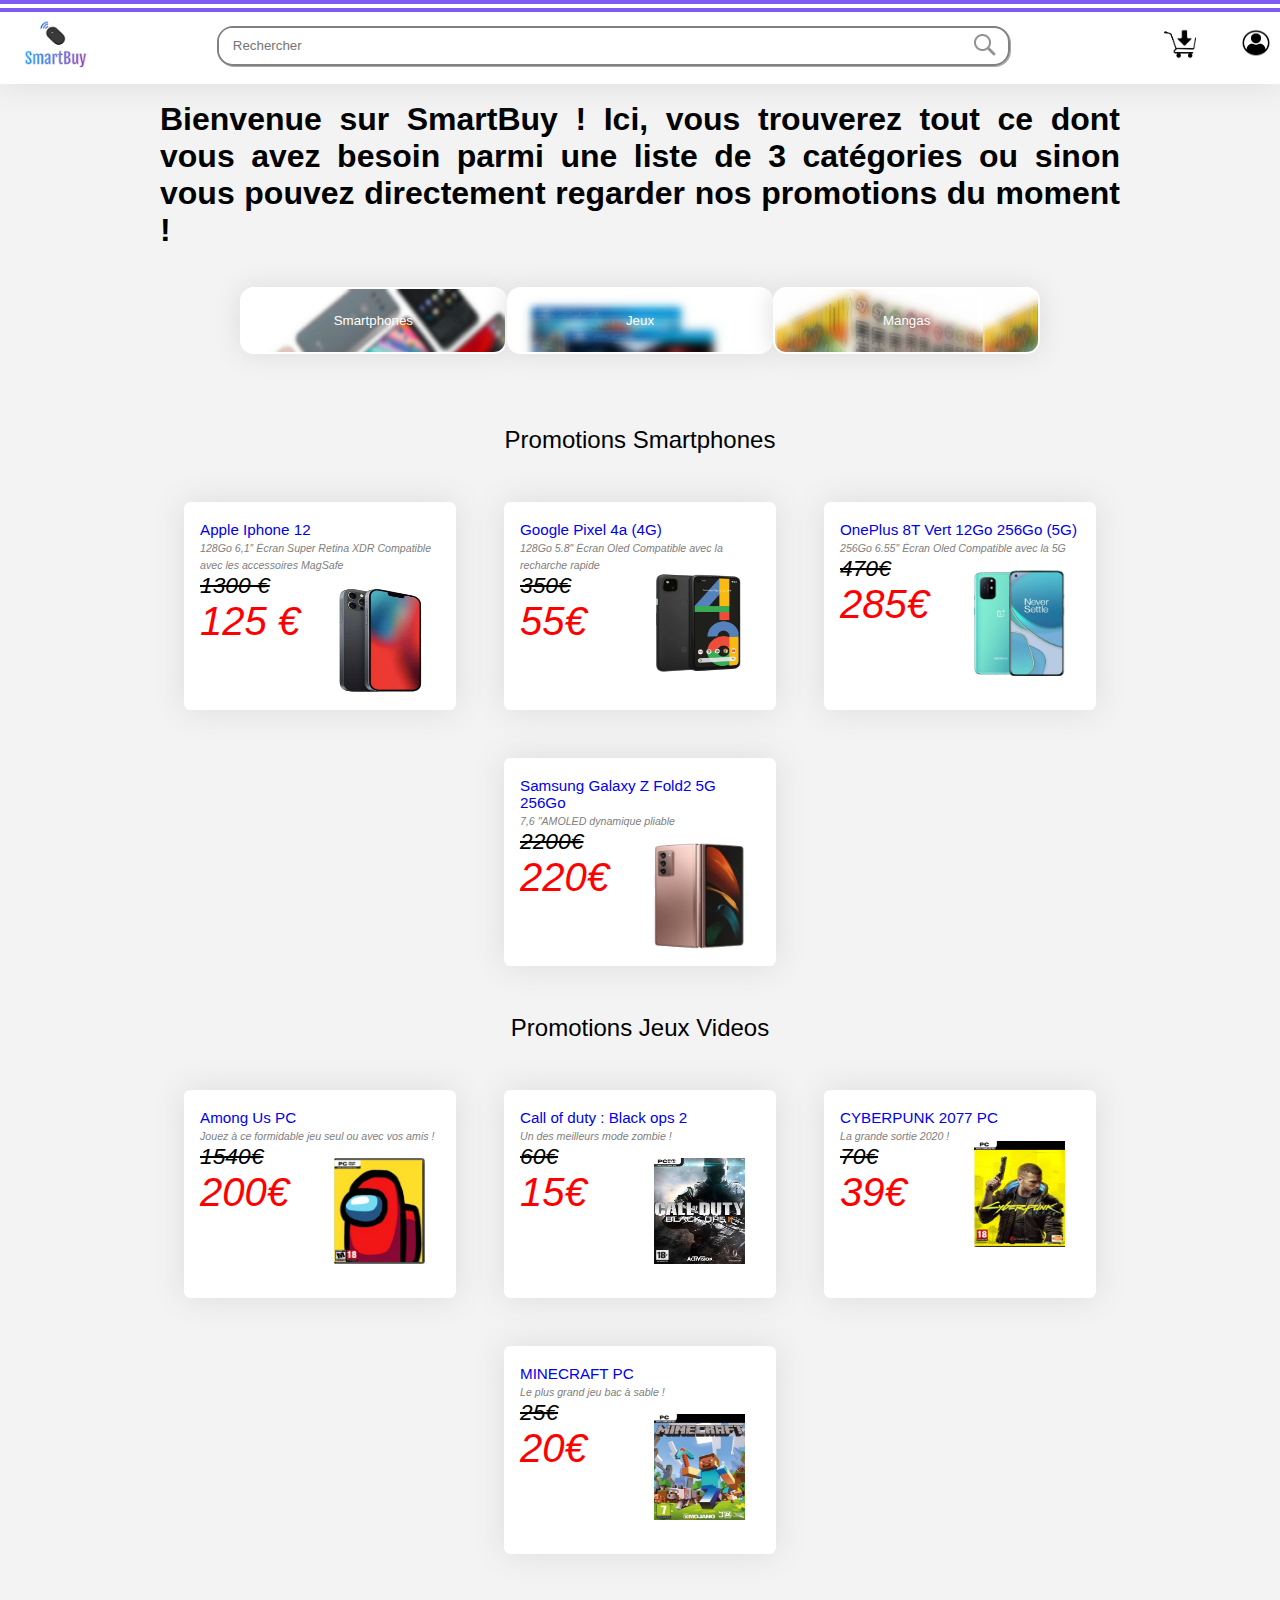
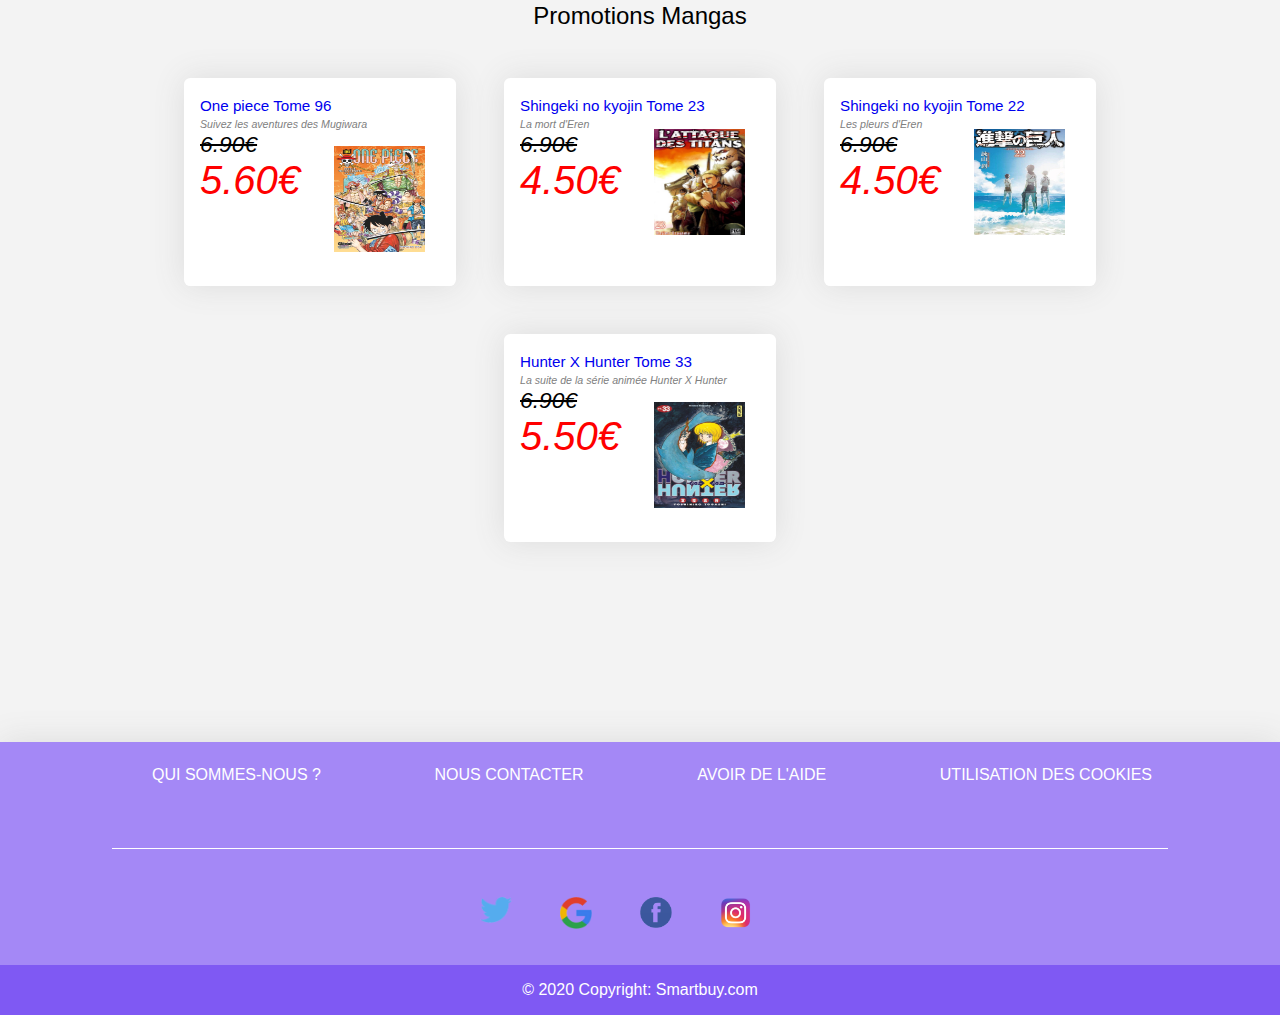
<file: index.html>
<!DOCTYPE html>
<html lang="fr">
  <head>
    	<meta charset="utf-8">
    	<meta name="generator" content="GitLab Pages">
    	<title>SmartBuy</title>
    	<link rel="stylesheet" href="assets/style.css">
      <link rel="icon" type="image/png" href="assets/images/logo1.png" />
    	<!-- Font google trouvée sur internet -->
		<link href="https://fonts.googleapis.com/css2?family=Montserrat:wght@100&display=swap" rel="stylesheet">
  </head>
  <body>
  	<header>
      <ul>
            <li><a href="index.html"><img class="logo" src="assets/images/logo.png" alt="logo style Youtube"/></a></li>
            <li class="barre">
              <form action="page_recherche.html">
                <input type="text" class="brecherche" placeholder="Rechercher"/>
              </form>
              <a href="page_recherche.html"><img  src="assets/images/loupe.png" alt="loup"/></a>

            </li>
            <li><a href="panier.html"><img src="assets/images/panier.png" alt="logo panier" title="Accéder au panier"/></a>
                <a href="connex.html"><img src="assets/images/profil.png" alt="logo profil" title="Se connecter"/></a>
            </li>
        </ul>
  	</header>
	<section class="intro">
 		<h1> Bienvenue sur SmartBuy ! Ici, vous trouverez tout ce dont vous avez besoin parmi une liste de 3 catégories ou sinon vous pouvez directement regarder nos promotions du moment !
 		</h1>
  	</section>
  	<nav class="navp1">
  		<ul>
  			<li>
  				<form action="page_recherche.html">
  				<input type="submit" value="Smartphones" />
  				</form>
  			</li>
  			<li>
  				<form action="index.html">
  				<input type="submit" value="Jeux" />
  				</form>
  			</li>
  			<li>
  				<form action="index.html">
  				<input type="submit" value="Mangas" />
  				</form>
  			</li>
  		</ul>
  	</nav>
	<section class="promo">
		<h3> Promotions Smartphones</h3>
  		<ul>
  			<li>
  				<a href="article_iphone.html">
  					<p>
  						Apple Iphone 12
  						<br><i>128Go 6,1″  Écran Super Retina XDR
						  Compatible avec les accessoires MagSafe</i>
 						  <img src="assets/images/telephones/iphone_12.png" alt="Image Iphone 12"/>
 						  <br><em class="ancienp">1300 €</em>
 						  <br><em class="nouvp">125 €</em>
 					  </p>
 				  </a>
 			  </li>
  			<li>
  				<a href="article_pixel.html">
  				  <p>
  					  Google Pixel 4a (4G)
  					  <br><i>128Go 5.8″ Écran Oled
  					  Compatible avec la recharche rapide</i>
  					  <img src="assets/images/telephones/pixel_4a.png" alt="Pixel 4a"/>
  					  <br><em class="ancienp">350€</em>
  					  <br><em class="nouvp">55€</em>
  				  </p>
  				</a>
  			</li>
  			<li>
  				<a href="article_iphone.html">
  				  <p>
  					  OnePlus 8T Vert 12Go 256Go (5G)
  					  <br><i>256Go 6.55″ Écran Oled
  					  Compatible avec la 5G</i>
  					  <img src="assets/images/telephones/one_plus_8t.png" alt="One plus 8t"/>
  					  <br><em class="ancienp">470€</em>
  					  <br><em class="nouvp">285€</em>
  				  </p>
  				</a>
  			</li>
  			<li>
  				<a href="article_iphone.html">
  				<p>
  					Samsung Galaxy Z Fold2 5G 256Go
  					<br><i>7,6 "AMOLED dynamique pliable</i>
  					<img src="assets/images/telephones/z_fold2.png" alt="Galaxy Z fold 2"/>
  					<br><em class="ancienp">2200€</em>
  					<br><em class="nouvp">220€</em>
  				</p>
  				</a>
  			</li>
  		</ul>
  		<h3> Promotions Jeux Videos</h3>
  		<ul>	
  			<li>
  				<a href="article_pixel.html">
  				<p>
  					Among Us PC
  					<br><i>Jouez à ce formidable jeu seul ou avec vos amis !</i>
  					<img src="assets/images/boite_among.png" alt="image du jeux among us"/>
  					<br><em class="ancienp">1540€</em>
  					<br><em class="nouvp">200€</em>
  				</p>
  				</a>
  			</li>
  			<li>
  				<a href="article_pixel.html">
  				<p>
  					Call of duty : Black ops 2
  					<br><i>Un des meilleurs mode zombie !</i>
  					<img src="assets/images/callof.jpg" alt="Call of duty bo2"/>
  					<br><em class="ancienp">60€</em>
  					<br><em class="nouvp">15€</em>
  				</p>
  				</a>
  			</li>
  			<li>
  				<a href="article_pixel.html">
  				<p>
					CYBERPUNK 2077 PC
  					<br><i>La grande sortie 2020 !</i>
  					<img src="assets/images/boite_cyber.png" alt="Boite CyberPunk 2077"/>
  					<br><em class="ancienp">70€</em>
  					<br><em class="nouvp">39€</em>
  				</p>
  			</a>
  			</li>
  			<li>
  				<a href="article_pixel.html">
  				<p>
					MINECRAFT PC
  					<br><i>Le plus grand jeu bac à sable !</i>
  					<img src="assets/images/minecraft.png" alt="Boite Minecraft"/>
  					<br><em class="ancienp">25€</em>
  					<br><em class="nouvp">20€</em>
  				</p>
  			</a>
  			</li>
  		</ul>
  		<h3> Promotions Mangas </h3>
  		<ul>
  			<li>
  				<a href="article_iphone.html">
  				<p>
  					One piece Tome 96
  					<br><i>Suivez les aventures des Mugiwara</i>
  					<img src="assets/images/onepiece.png" alt="One piece tome 6"/>
  					<br> <em class="ancienp">6.90€</em>
  					<br> <em class="nouvp">5.60€</em>
  				</p>
  				</a>
  			</li>
  			<li>
  				<a href="article_iphone.html">
  				<p>
  					Shingeki no kyojin Tome 23
  					<br><i>La mort d'Eren</i>
  					<img src="assets/images/snkt23.jpg" alt="Snk tome 23"/>
  					<br> <em class="ancienp">6.90€</em>
  					<br> <em class="nouvp">4.50€</em>
  				</p>
  				</a>
  			</li>
  			<li>
  				<a href="article_iphone.html">
  				<p> 
  					Shingeki no kyojin Tome 22
  					<br><i>Les pleurs d'Eren</i>
  					<img src="assets/images/snkt22.jpg" alt="tome 22 snk"/>
  					<br> <em class="ancienp">6.90€</em>
  					<br> <em class="nouvp">4.50€</em>
  				</p>
  				</a>
  			</li>
  			<li>
  				<a href="article_pixel.html">
  				<p> 
  					Hunter X Hunter Tome 33
  					<br><i>La suite de la série animée Hunter X Hunter</i>
  					<img src="assets/images/hxh33.png" alt="tome 33 HxH"/>
  					<br> <em class="ancienp">6.90€</em>
  					<br> <em class="nouvp">5.50€</em>
  				</p>
  				</a>
  			</li>
  		</ul>	
  	</section>

  	<footer>
  		<ul>
        <li><a href="qui.html">Qui sommes-nous ?</a></li>
  			<li><a href="mailto:smartbuy@gmail.net">Nous contacter</a></li>
        <li><a href="index.html">Avoir de l'aide</a></li>
        <li><a href="index.html">Utilisation des cookies</a></li>
  		</ul>
      <div class="footer_logo">
        <a href="index.html"><img class="fl" src="assets/images/twi_b.png" alt="logo twitter blanc"/></a>
        <a href="index.html"><img class="fl" src="assets/images/google.png" alt="logo twitter blanc"/></a>
        <a href="index.html"><img class="fl" src="assets/images/facebook.png" alt="logo twitter blanc"/></a>
        <a href="index.html"><img class="fl" src="assets/images/insta.png" alt="logo twitter blanc"/></a>
      </div>
      
      <p>© 2020 Copyright: Smartbuy.com</p>
  	</footer>

  </body>
</html>
</file>
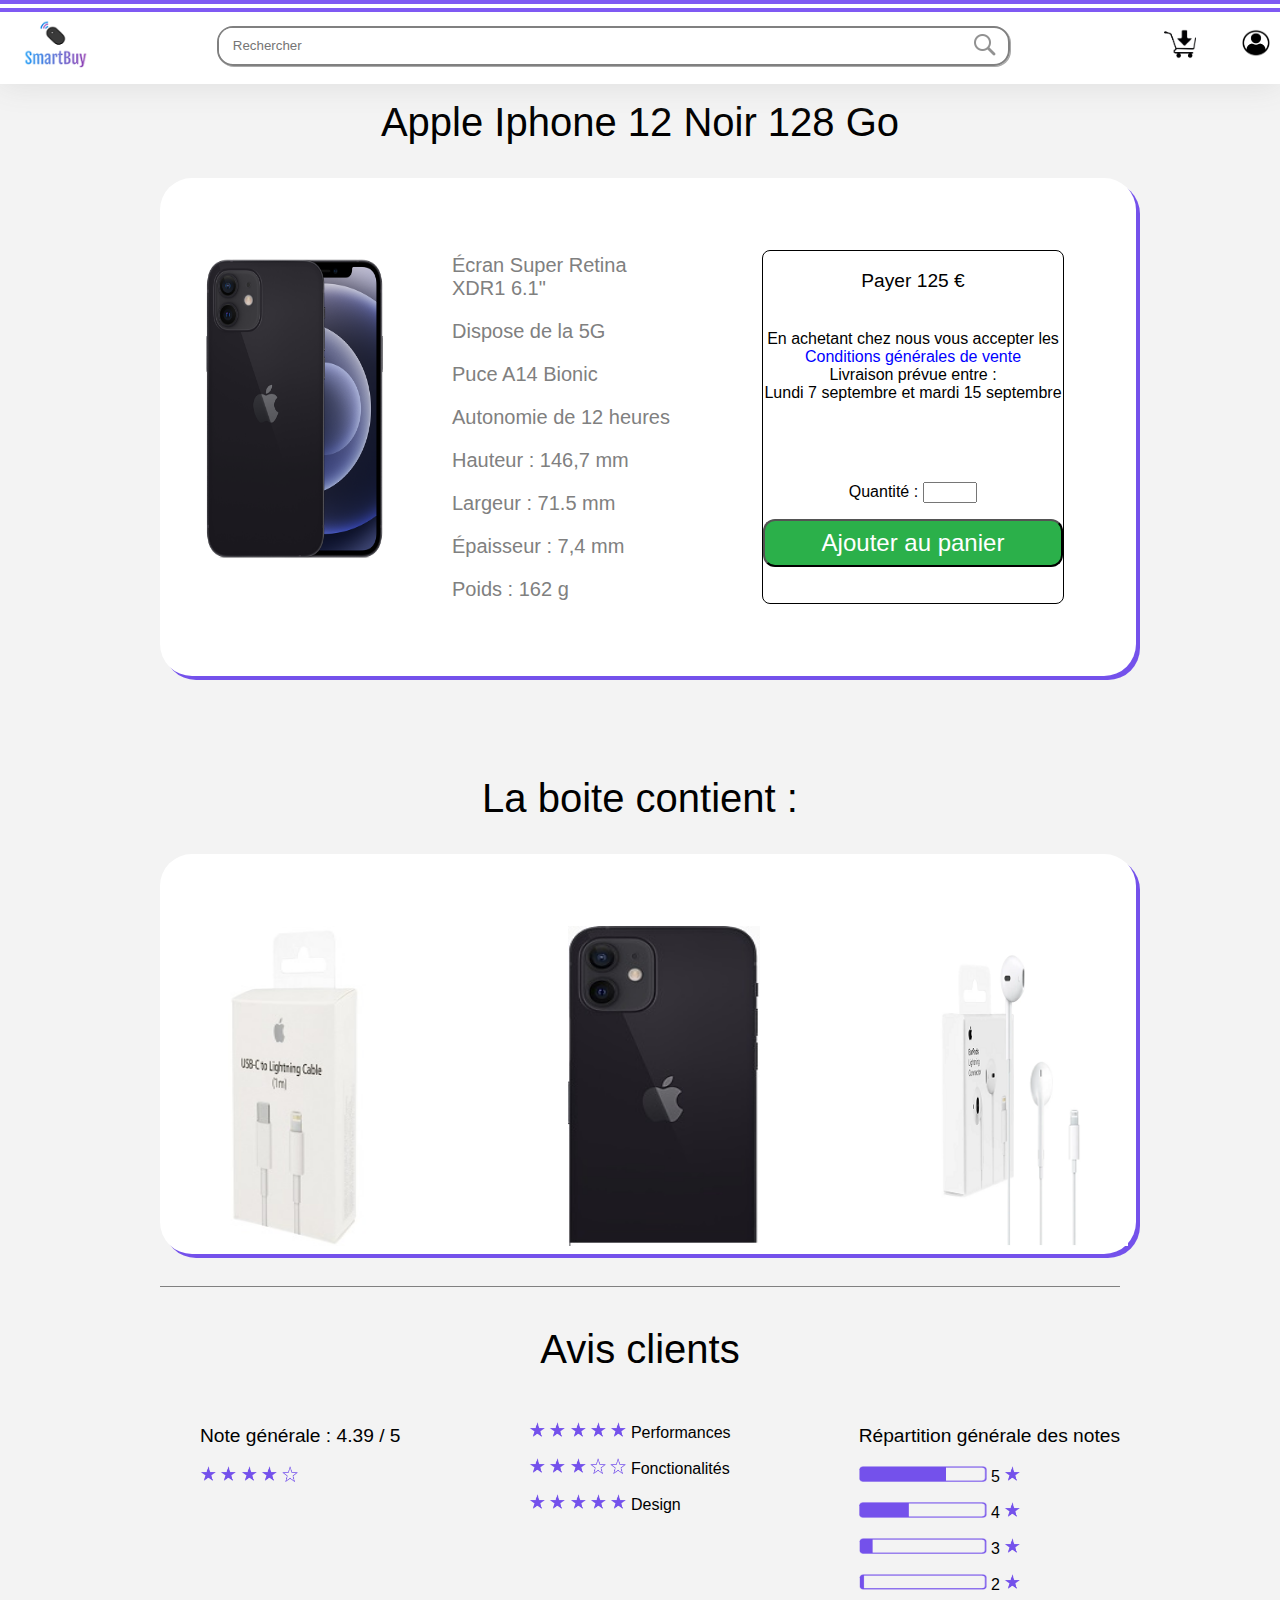
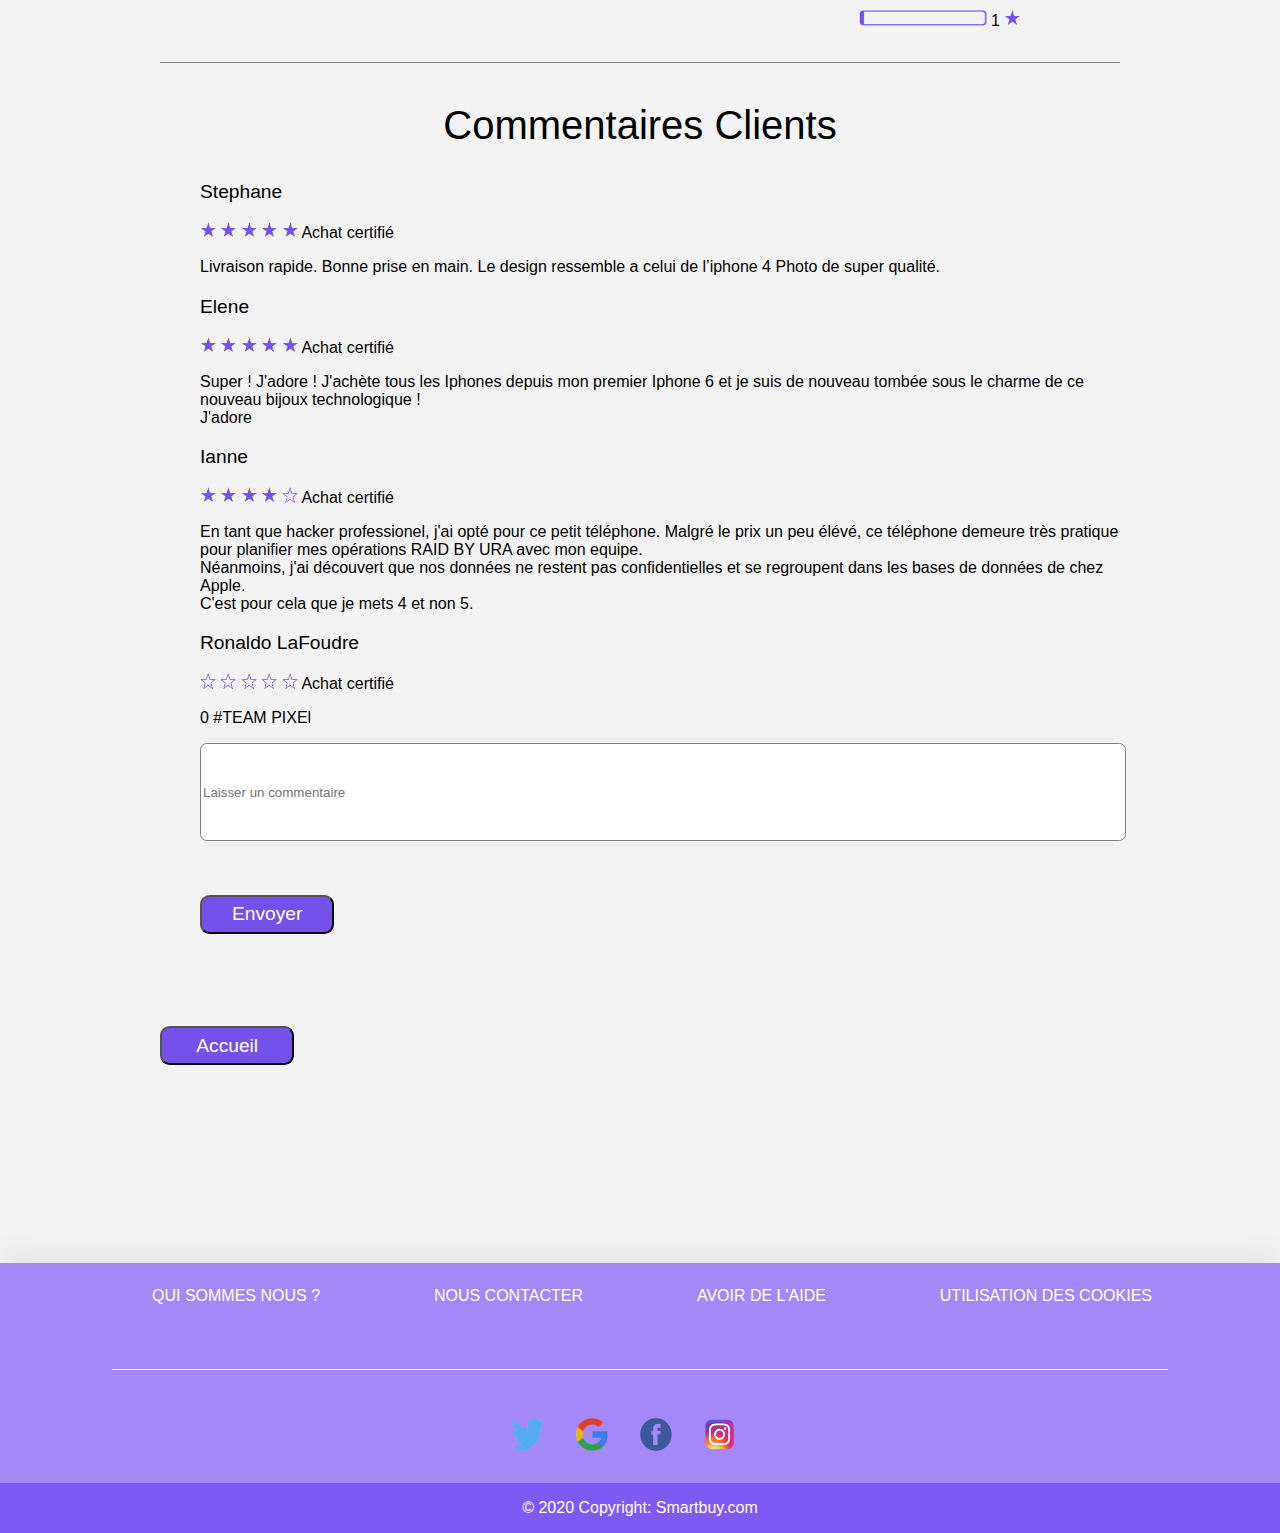
<file: article_iphone.html>
<!DOCTYPE html>
<html lang="fr">
    <head>
        <meta charset="utf-8">
        <title>SmartBuy</title>
        <link rel="stylesheet" href="assets/style.css">
        <!-- Font google trouvée sur internet -->
        <link rel="preconnect" href="https://fonts.gstatic.com">   
    </head>
    <body>
    <header>
        <ul>
            <li><a href="index.html"><img class="logo" src="assets/images/logo.png" alt="logo style Youtube"/></a></li>
            <li class="barre">
              <form action="page_recherche.html">
                <input type="text" class="brecherche" placeholder="Rechercher"/>
              </form>
              <a href="page_recherche.html"><img  src="assets/images/loupe.png" alt="loup"/></a>

            </li>
            <li><a href="panier.html"><img src="assets/images/panier.png" alt="logo panier" title="Accéder au panier"/></a>
                <a href="connex.html"><img src="assets/images/profil.png" alt="logo profil" title="Se connecter"/></a>
            </li>
        </ul>
    </header>
        <h2>Apple Iphone 12 Noir 128 Go</h2>

        <div class="Blocprin">
            <img class="zoom" src="assets/images/telephones/iphone_12_article.png" alt="Image Iphone 12"/>
            <ul class="carac">
                <li> Écran Super Retina XDR1 6.1"</li>
                <li> Dispose de la 5G </li>
                <li> Puce A14 Bionic</li>
                <li> Autonomie de 12 heures</li>
                <li> Hauteur : 146,7 mm </li>
                <li> Largeur : 71.5 mm </li>
                <li> Épaisseur : 7,4 mm </li>
                <li> Poids : 162 g </li>
            </ul>
            <section class="prix">
                <h3> Payer 125 € </h3>
                <p>
                    <br>En achetant chez nous vous accepter les <a href="condi.html">Conditions générales de vente</a>
                    <br>Livraison prévue entre :
                    <br>Lundi 7 septembre et mardi 15 septembre
                </p>
                <p>
                    Quantité : <input type="number">
                </p>
                <form action="panieri.html">
                    <input type="submit" value="Ajouter au panier"/> 
                </form>
            </section>
        </div> 
        <h2>La boite contient :</h2>
        <div class="Blocprin">
            <img  class="cont" src="assets/images/telephones/cable_iphone.jpg" alt="cable iphone"/>
            <img  class="cont" src="assets/images/telephones/iphone_footer.jpg" alt="Iphone"/>
            <img  class="cont" src="assets/images/telephones/ecouteurs_iphone.png" alt="ecouteurs iphone"/>
        </div>
        <section class="avis_client">
            <h2> Avis clients</h2>
            <ul>
                <li> 
                    <h3>Note générale : 4.39 / 5</h3>
                    <img src="assets/images/etoile_colo.png" alt="etoile colorée"/> 
                    <img src="assets/images/etoile_colo.png" alt="etoile colorée"/>
                    <img src="assets/images/etoile_colo.png" alt="etoile colorée"/> 
                    <img src="assets/images/etoile_colo.png" alt="etoile colorée"/> 
                    <img src="assets/images/etoile_vide.png" alt="etoile vide"/>
                </li>
                <li>
                    <p>
                        <img src="assets/images/etoile_colo.png" alt="etoile colorée"/> 
                        <img src="assets/images/etoile_colo.png" alt="etoile colorée"/>
                        <img src="assets/images/etoile_colo.png" alt="etoile colorée"/> 
                        <img src="assets/images/etoile_colo.png" alt="etoile colorée"/> 
                        <img src="assets/images/etoile_colo.png" alt="etoile colorée"/>
                        Performances
                    </p>
                    <p>
                        <img src="assets/images/etoile_colo.png" alt="etoile colorée"/> 
                        <img src="assets/images/etoile_colo.png" alt="etoile colorée"/>
                        <img src="assets/images/etoile_colo.png" alt="etoile colorée"/> 
                        <img src="assets/images/etoile_vide.png" alt="etoile vide"/> 
                        <img src="assets/images/etoile_vide.png" alt="etoile vide"/>
                        Fonctionalités
                    </p>
                    <p>
                        <img src="assets/images/etoile_colo.png" alt="etoile colorée"/> 
                        <img src="assets/images/etoile_colo.png" alt="etoile colorée"/>
                        <img src="assets/images/etoile_colo.png" alt="etoile colorée"/> 
                        <img src="assets/images/etoile_colo.png" alt="etoile colorée"/> 
                        <img src="assets/images/etoile_colo.png" alt="etoile colorée"/>
                        Design
                    </p>
                </li>
                <li>
                    <h3> Répartition générale des notes </h3>
                    <p>
                        <img class="notes_diag" src="assets/images/barre_5.png" alt="première barre"/> 5
                        <img src="assets/images/etoile_colo.png" alt="etoile colorée"/> 
                    </p>
                    <p>
                        <img class="notes_diag" src="assets/images/barre_4.png" alt="deuxième barre"/> 4
                        <img src="assets/images/etoile_colo.png" alt="etoile colorée"/> 
                    </p>
                    <p>
                        <img class="notes_diag" src="assets/images/barre_2.png" alt="troisième barre"/> 3
                        <img src="assets/images/etoile_colo.png" alt="etoile colorée"/> 
                    <p>
                        <img class="notes_diag" src="assets/images/barre_1.png" alt="quatrième barre"/> 2
                        <img src="assets/images/etoile_colo.png" alt="etoile colorée"/> 
                    </p>
                    <p>
                        <img class="notes_diag" src="assets/images/barre_1.png" alt="dernière barre"/> 1
                        <img src="assets/images/etoile_colo.png" alt="etoile colorée"/>
                    </p>
            </ul>
        </section>  
        <section class="commentaires">
            <h2> Commentaires Clients </h2>
            <ul>
                    <li>
                        <h3>Stephane</h3>
                        <img src="assets/images/etoile_colo.png" alt="etoile colorée"/> 
                        <img src="assets/images/etoile_colo.png" alt="etoile colorée"/>
                        <img src="assets/images/etoile_colo.png" alt="etoile colorée"/> 
                        <img src="assets/images/etoile_colo.png" alt="etoile colorée"/> 
                        <img src="assets/images/etoile_colo.png" alt="etoile colorée"/>
                        Achat certifié
                    </li>
                    <li>
                        Livraison rapide. Bonne prise en main. Le design ressemble a celui de l’iphone 4 Photo de super qualité.
                    </li>
                    <li>
                        <h3>Elene</h3>
                        <img src="assets/images/etoile_colo.png" alt="etoile colorée"/> 
                        <img src="assets/images/etoile_colo.png" alt="etoile colorée"/>
                        <img src="assets/images/etoile_colo.png" alt="etoile colorée"/> 
                        <img src="assets/images/etoile_colo.png" alt="etoile colorée"/> 
                        <img src="assets/images/etoile_colo.png" alt="etoile colorée"/>
                        Achat certifié
                    </li>
                    <li>
                        Super ! J'adore ! J'achète tous les Iphones depuis mon premier Iphone 6 et je suis de nouveau tombée sous le charme de ce nouveau bijoux technologique ! 
                        <br> J'adore
                    </li>
                    <li>
                        <h3>Ianne</h3>
                        <img src="assets/images/etoile_colo.png" alt="etoile colorée"/> 
                        <img src="assets/images/etoile_colo.png" alt="etoile colorée"/>
                        <img src="assets/images/etoile_colo.png" alt="etoile colorée"/> 
                        <img src="assets/images/etoile_colo.png" alt="etoile colorée"/> 
                        <img src="assets/images/etoile_vide.png" alt="etoile vide"/>
                        Achat certifié
                    </li>
                    <li>
                        En tant que hacker professionel, j'ai opté pour ce petit téléphone. Malgré le prix un peu élévé, ce téléphone demeure très pratique pour planifier mes opérations RAID BY URA avec mon equipe.
                        <br>Néanmoins, j'ai découvert que nos données ne restent pas confidentielles et se regroupent dans les bases de données de chez Apple.
                        <br>C'est pour cela que je mets 4 et non 5.
                        
                    </li>
                    <li>
                        <h3>Ronaldo LaFoudre</h3>
                        <img src="assets/images/etoile_vide.png" alt="etoile vide"/> 
                        <img src="assets/images/etoile_vide.png" alt="etoile vide"/>
                        <img src="assets/images/etoile_vide.png" alt="etoile vide"/> 
                        <img src="assets/images/etoile_vide.png" alt="etoile vide"/> 
                        <img src="assets/images/etoile_vide.png" alt="etoile vide"/>
                        Achat certifié
                    </li>
                    <li>
                        0 #TEAM PIXEl  
                    </li>
                    <li>
                    	<input type="text" class="comm_txt" placeholder="Laisser un commentaire"/>
      				</li>
      				<li>
      					<input class="bouton_retour" type="submit" value="Envoyer" />
      				<li>
                </ul>
        </section>

      <form action="index.html">
        <input class="bouton_retour" type="submit" value="Accueil" />
      </form>
      <footer>
      <ul>
        <li><a href="qui.html">Qui sommes nous ?</a></li>
        <li><a href="mailto:smartbuy@gmail.net">Nous contacter</a></li>
        <li><a href="index.html">Avoir de l'aide</a></li>
        <li><a href="index.html">Utilisation des cookies</a></li>
      </ul>
      <div class="footer_logo">
        <img class="fl" src="assets/images/twi_b.png" alt="logo twitter blanc"/>
        <img class="fl" src="assets/images/google.png" alt="logo twitter blanc"/>
        <img class="fl" src="assets/images/facebook.png" alt="logo twitter blanc"/>
        <img class="fl" src="assets/images/insta.png" alt="logo twitter blanc"/>
      </div>
      
      <p>© 2020 Copyright: Smartbuy.com</p>
    </footer>

  </body>
</html>
</file>
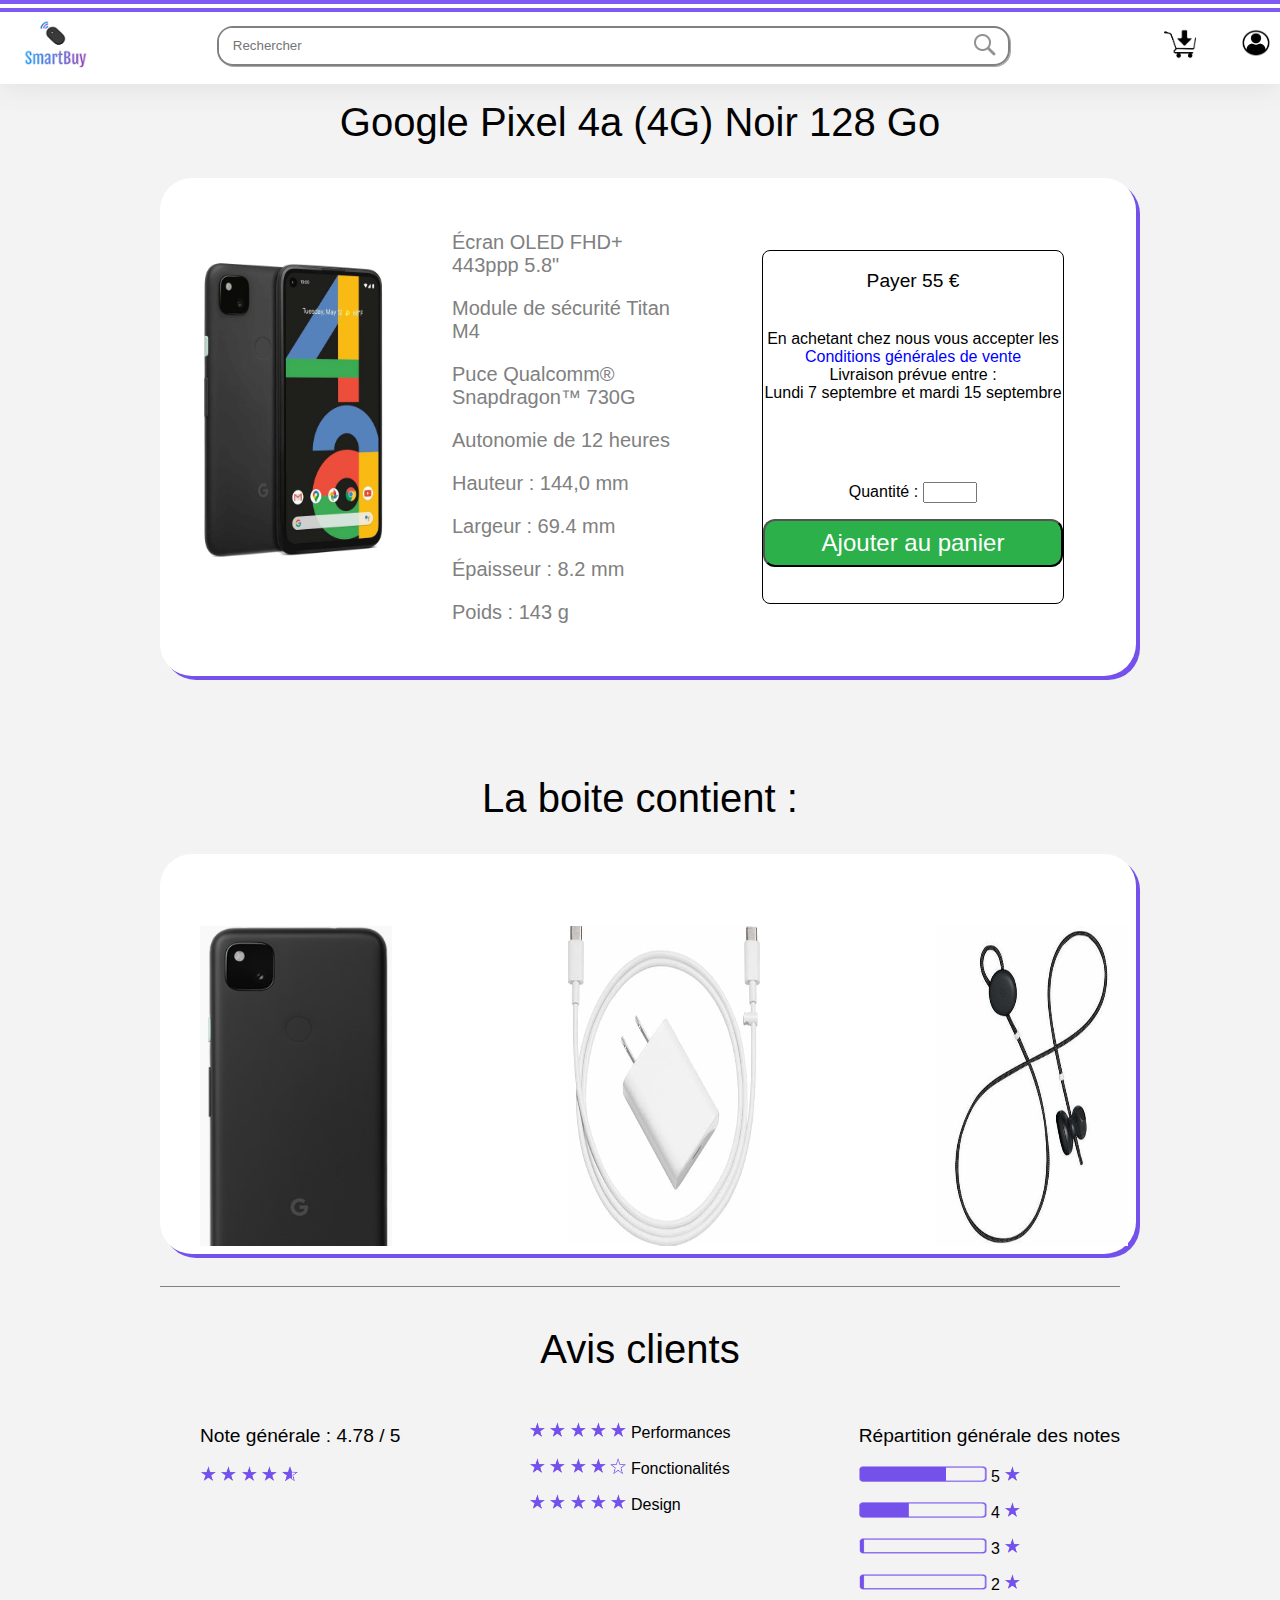
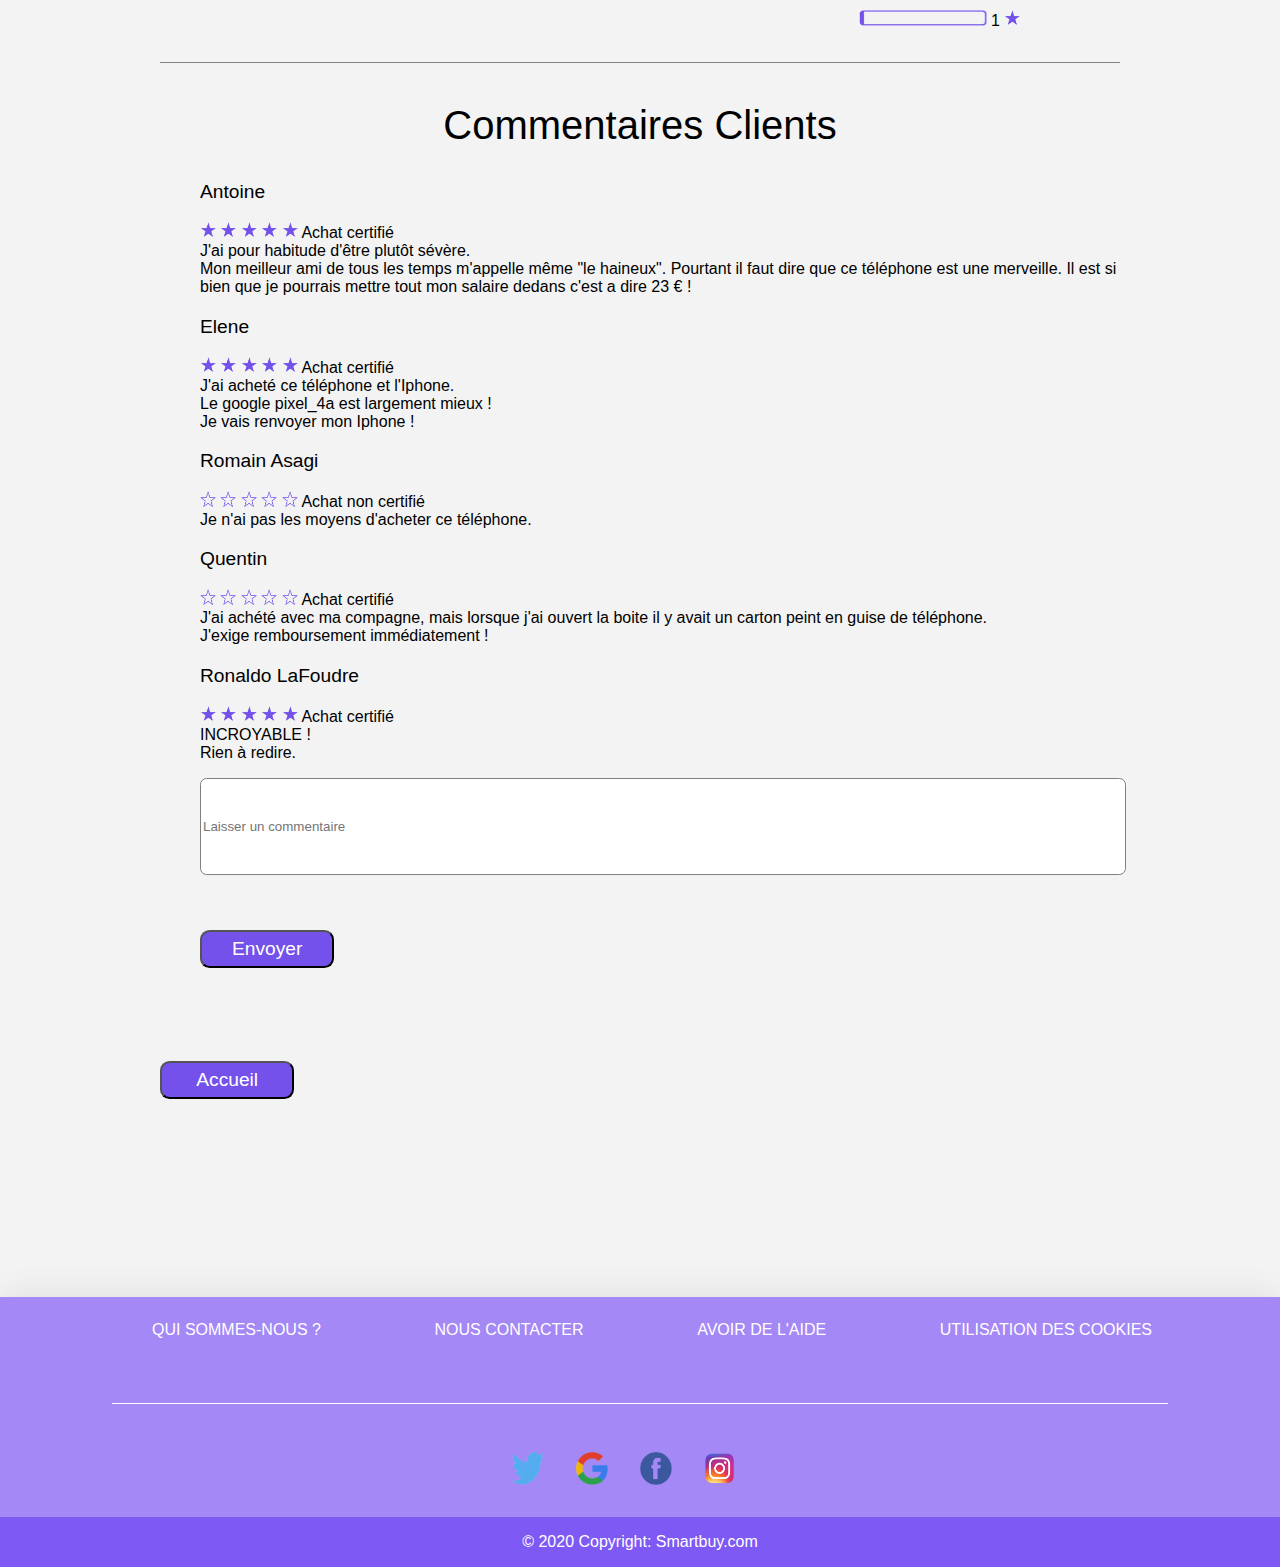
<file: article_pixel.html>
<!DOCTYPE html>
<html lang="fr">
  <head>
      <meta charset="utf-8">
      <meta name="generator" content="GitLab Pages">
      <title>SmartBuy</title>
      <link rel="stylesheet" href="assets/style.css">
      <link rel="icon" type="image/png" href="assets/images/logo1.png" />
      <!-- Font google trouvée sur internet -->
    <link href="https://fonts.googleapis.com/css2?family=Montserrat:wght@100&display=swap" rel="stylesheet">
  </head>
    <body>
    <header>
        <ul>
            <li><a href="index.html"><img class="logo" src="assets/images/logo.png" alt="logo style Youtube"/></a></li>
            <li class="barre">
              <form action="page_recherche.html">
                <input type="text" class="brecherche" placeholder="Rechercher"/>
              </form>
              <a href="page_recherche.html"><img  src="assets/images/loupe.png" alt="loup"/></a>

            </li>
            <li><a href="panier.html"><img src="assets/images/panier.png" alt="logo panier" title="Accéder au panier"/></a>
                <a href="connex.html"><img src="assets/images/profil.png" alt="logo profil" title="Se connecter"/></a>
            </li>
        </ul>
    </header>
        <h2>Google Pixel 4a (4G) Noir 128 Go</h2>
        <div class="Blocprin">
          	<img class="zoom" src="assets/images/telephones/pixel_4a.png" alt="Google Pixel 4a"/>
          	<ul class="carac">
                <li> Écran OLED FHD+ 443ppp 5.8"</li>
                <li> Module de sécurité Titan M4 </li>
                <li> Puce Qualcomm® Snapdragon™ 730G</li>
                <li> Autonomie de 12 heures</li>
                <li> Hauteur : 144,0 mm </li>
                <li> Largeur : 69.4 mm </li>
                <li> Épaisseur : 8.2 mm </li>
                <li> Poids : 143 g </li>
          	</ul>
            <section class="prix">
              	<h3> Payer 55 € </h3>
            	<p>
                	<br>En achetant chez nous vous accepter les <a href="condi.html">Conditions générales de vente</a>
                	<br>Livraison prévue entre :
                	<br>Lundi 7 septembre et mardi 15 septembre
            	</p>
                <p>
                  	Quantité : <input type="number">
                </p>
                <form action="panierp.html">
                	<input type="submit" value="Ajouter au panier"/> 
                </form>
            </section>
        </div>

        <h2>La boite contient :</h2>
        <div class="Blocprin">
          	<img src="assets/images/telephones/pixel_footer.jpg" alt="Image pixel" class="cont"/>
            <img src="assets/images/telephones/cable_pixel.jpg" alt="Image cable pixel" class="cont"/>
            <img src="assets/images/telephones/ecouteurs_pixel.jpg" alt="Ecouteurs pixel" class="cont"/>
        </div>
        <section class="avis_client">
            <h2> Avis clients</h2>
            <ul>
                <li>
                    <h3>Note générale : 4.78 / 5</h3>
                    <img src="assets/images/etoile_colo.png" alt="etoile colorée"/> 
                    <img src="assets/images/etoile_colo.png" alt="etoile colorée"/>
                    <img src="assets/images/etoile_colo.png" alt="etoile colorée"/> 
                    <img src="assets/images/etoile_colo.png" alt="etoile colorée"/> 
                    <img src="assets/images/etoile_3_4.png" alt="etoile 3/4"/>
                </li>

                <li>
                    <p>
                        <img src="assets/images/etoile_colo.png" alt="etoile colorée"/> 
                        <img src="assets/images/etoile_colo.png" alt="etoile colorée"/>
                        <img src="assets/images/etoile_colo.png" alt="etoile colorée"/> 
                        <img src="assets/images/etoile_colo.png" alt="etoile colorée"/> 
                        <img src="assets/images/etoile_colo.png" alt="etoile colorée"/>
                        Performances
                    </p>
                    <p>
                        <img src="assets/images/etoile_colo.png" alt="etoile colorée"/> 
                        <img src="assets/images/etoile_colo.png" alt="etoile colorée"/>
                        <img src="assets/images/etoile_colo.png" alt="etoile colorée"/> 
                        <img src="assets/images/etoile_colo.png" alt="etoile vide"/> 
                        <img src="assets/images/etoile_vide.png" alt="etoile vide"/>
                        Fonctionalités
                    </p>
                    <p>
                        <img src="assets/images/etoile_colo.png" alt="etoile colorée"/> 
                        <img src="assets/images/etoile_colo.png" alt="etoile colorée"/>
                        <img src="assets/images/etoile_colo.png" alt="etoile colorée"/> 
                        <img src="assets/images/etoile_colo.png" alt="etoile colorée"/> 
                        <img src="assets/images/etoile_colo.png" alt="etoile colorée"/>
                        Design
                    </p>
                </li>
                <li>
                    <h3> Répartition générale des notes </h3>
                    <p>
                        <img class="notes_diag" src="assets/images/barre_5.png" alt="première barre"/> 5
                        <img src="assets/images/etoile_colo.png" alt="etoile colorée"/> 
                    </p>
                    <p>
                        <img class="notes_diag" src="assets/images/barre_4.png" alt="deuxième barre"/> 4
                        <img src="assets/images/etoile_colo.png" alt="etoile colorée"/> 
                    </p>
                    <p>
                        <img class="notes_diag" src="assets/images/barre_1.png" alt="troisième barre"/> 3
                        <img src="assets/images/etoile_colo.png" alt="etoile colorée"/> 
                    </p>
                    <p>
                        <img class="notes_diag" src="assets/images/barre_1.png" alt="quatrième barre"/> 2
                        <img src="assets/images/etoile_colo.png" alt="etoile colorée"/> 
                    </p>
                    <p>
                        <img class="notes_diag" src="assets/images/barre_1.png" alt="dernière barre"/> 1
                        <img src="assets/images/etoile_colo.png" alt="etoile colorée"/>
                    </p>
            </ul>
        </section>
        <section class="commentaires">
            <h2> Commentaires Clients </h2>
            <ul>
                <li>
                    <h3>Antoine</h3>
                    <img src="assets/images/etoile_colo.png" alt="etoile colorée"/> 
                    <img src="assets/images/etoile_colo.png" alt="etoile colorée"/>
                    <img src="assets/images/etoile_colo.png" alt="etoile colorée"/> 
                    <img src="assets/images/etoile_colo.png" alt="etoile colorée"/> 
                    <img src="assets/images/etoile_colo.png" alt="etoile colorée"/>
                    Achat certifié
                    <br>
                    J'ai pour habitude d'être plutôt sévère. 
                    <br>Mon meilleur ami de tous les temps m'appelle même "le haineux". Pourtant il faut dire que ce téléphone est une merveille. Il est si bien que je pourrais mettre tout mon salaire dedans c'est a dire 23 € !
                </li>
                <li>
                    <h3>Elene</h3>
                    <img src="assets/images/etoile_colo.png" alt="etoile colorée"/> 
                    <img src="assets/images/etoile_colo.png" alt="etoile colorée"/>
                    <img src="assets/images/etoile_colo.png" alt="etoile colorée"/> 
                    <img src="assets/images/etoile_colo.png" alt="etoile colorée"/> 
                    <img src="assets/images/etoile_colo.png" alt="etoile colorée"/>
                    Achat certifié
                    <br>
                    J'ai acheté ce téléphone et l'Iphone.
                    <br> Le google pixel_4a est largement mieux !
                    <br> Je vais renvoyer mon Iphone !
                </li>
                <li>
                    <h3>Romain Asagi</h3>
                    <img src="assets/images/etoile_vide.png" alt="etoile colorée"/> 
                    <img src="assets/images/etoile_vide.png" alt="etoile colorée"/>
                    <img src="assets/images/etoile_vide.png" alt="etoile colorée"/> 
                    <img src="assets/images/etoile_vide.png" alt="etoile colorée"/> 
                    <img src="assets/images/etoile_vide.png" alt="etoile vide"/>
                    Achat non certifié
                    <br>
                    Je n'ai pas les moyens d'acheter ce téléphone.      
                </li>
                <li>
                    <h3>Quentin</h3>
                    <img src="assets/images/etoile_vide.png" alt="etoile vide"/> 
                    <img src="assets/images/etoile_vide.png" alt="etoile vide"/>
                    <img src="assets/images/etoile_vide.png" alt="etoile vide"/> 
                    <img src="assets/images/etoile_vide.png" alt="etoile vide"/> 
                    <img src="assets/images/etoile_vide.png" alt="etoile vide"/>
                    Achat certifié
                    <br>
                    J'ai achété avec ma compagne, mais lorsque j'ai ouvert la boite il y avait un carton peint en guise de téléphone. 
                    <br> J'exige remboursement immédiatement !
                </li>
                <li>
                    <h3>Ronaldo LaFoudre</h3>
                    <img src="assets/images/etoile_colo.png" alt="etoile colorée"/> 
                    <img src="assets/images/etoile_colo.png" alt="etoile colorée"/>
                    <img src="assets/images/etoile_colo.png" alt="etoile colorée"/> 
                    <img src="assets/images/etoile_colo.png" alt="etoile colorée"/> 
                    <img src="assets/images/etoile_colo.png" alt="etoile colorée"/>
                    Achat certifié
                    <br>INCROYABLE ! 
                    <br> Rien à redire.
                </li>
                <li>
                        <input type="text" class="comm_txt" placeholder="Laisser un commentaire"/>
                </li>
                <li>
                        <input class="bouton_retour" type="submit" value="Envoyer" />
                <li>
            </ul>
        </section>
        <form action="index.html">
        	<input class="bouton_retour" type="submit" value="Accueil" />
      	</form>
      	<footer>
      <ul>
        <li><a href="qui.html">Qui sommes-nous ?</a></li>
        <li><a href="mailto:smartbuy@gmail.net">Nous contacter</a></li>
        <li><a href="index.html">Avoir de l'aide</a></li>
        <li><a href="index.html">Utilisation des cookies</a></li>
      </ul>
      <div class="footer_logo">
        <img class="fl" src="assets/images/twi_b.png" alt="logo twitter blanc"/>
        <img class="fl" src="assets/images/google.png" alt="logo twitter blanc"/>
        <img class="fl" src="assets/images/facebook.png" alt="logo twitter blanc"/>
        <img class="fl" src="assets/images/insta.png" alt="logo twitter blanc"/>
      </div>
      
      <p>© 2020 Copyright: Smartbuy.com</p>
    </footer>
	</body>
</html>
</file>
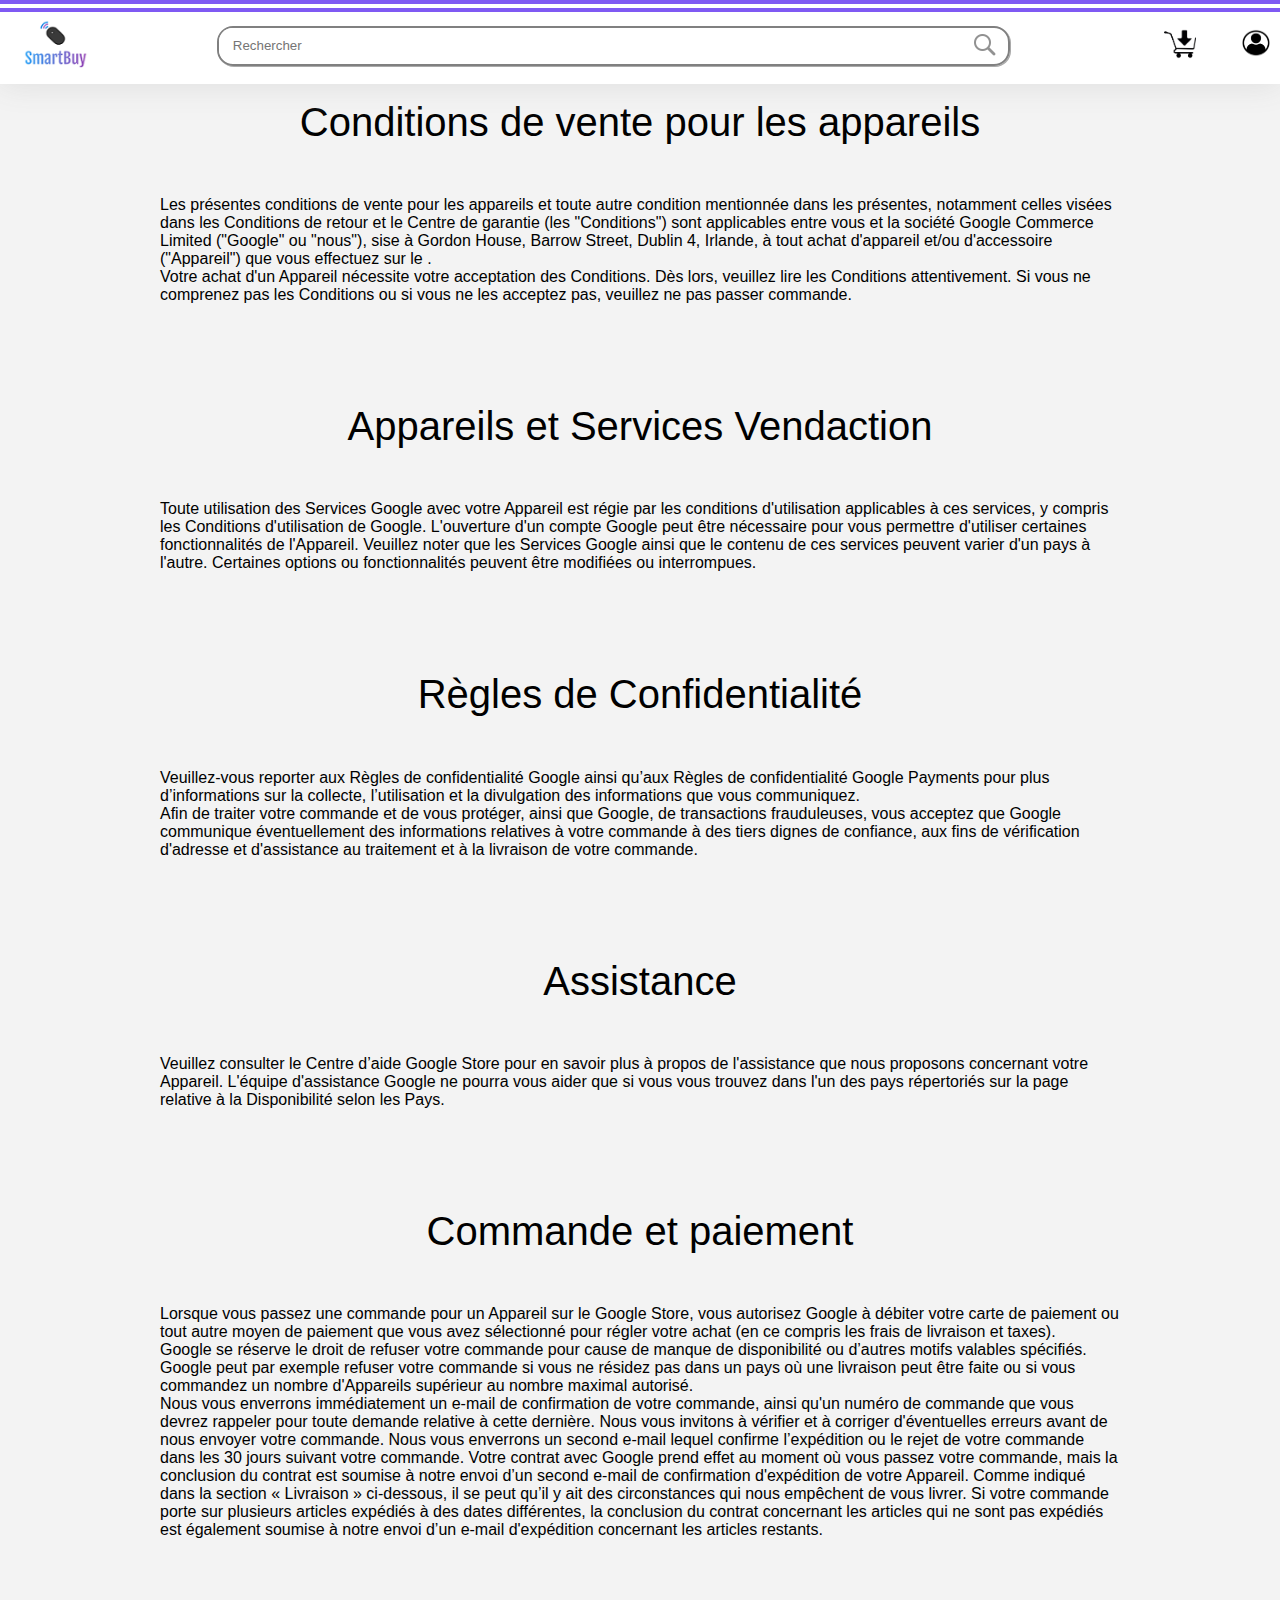
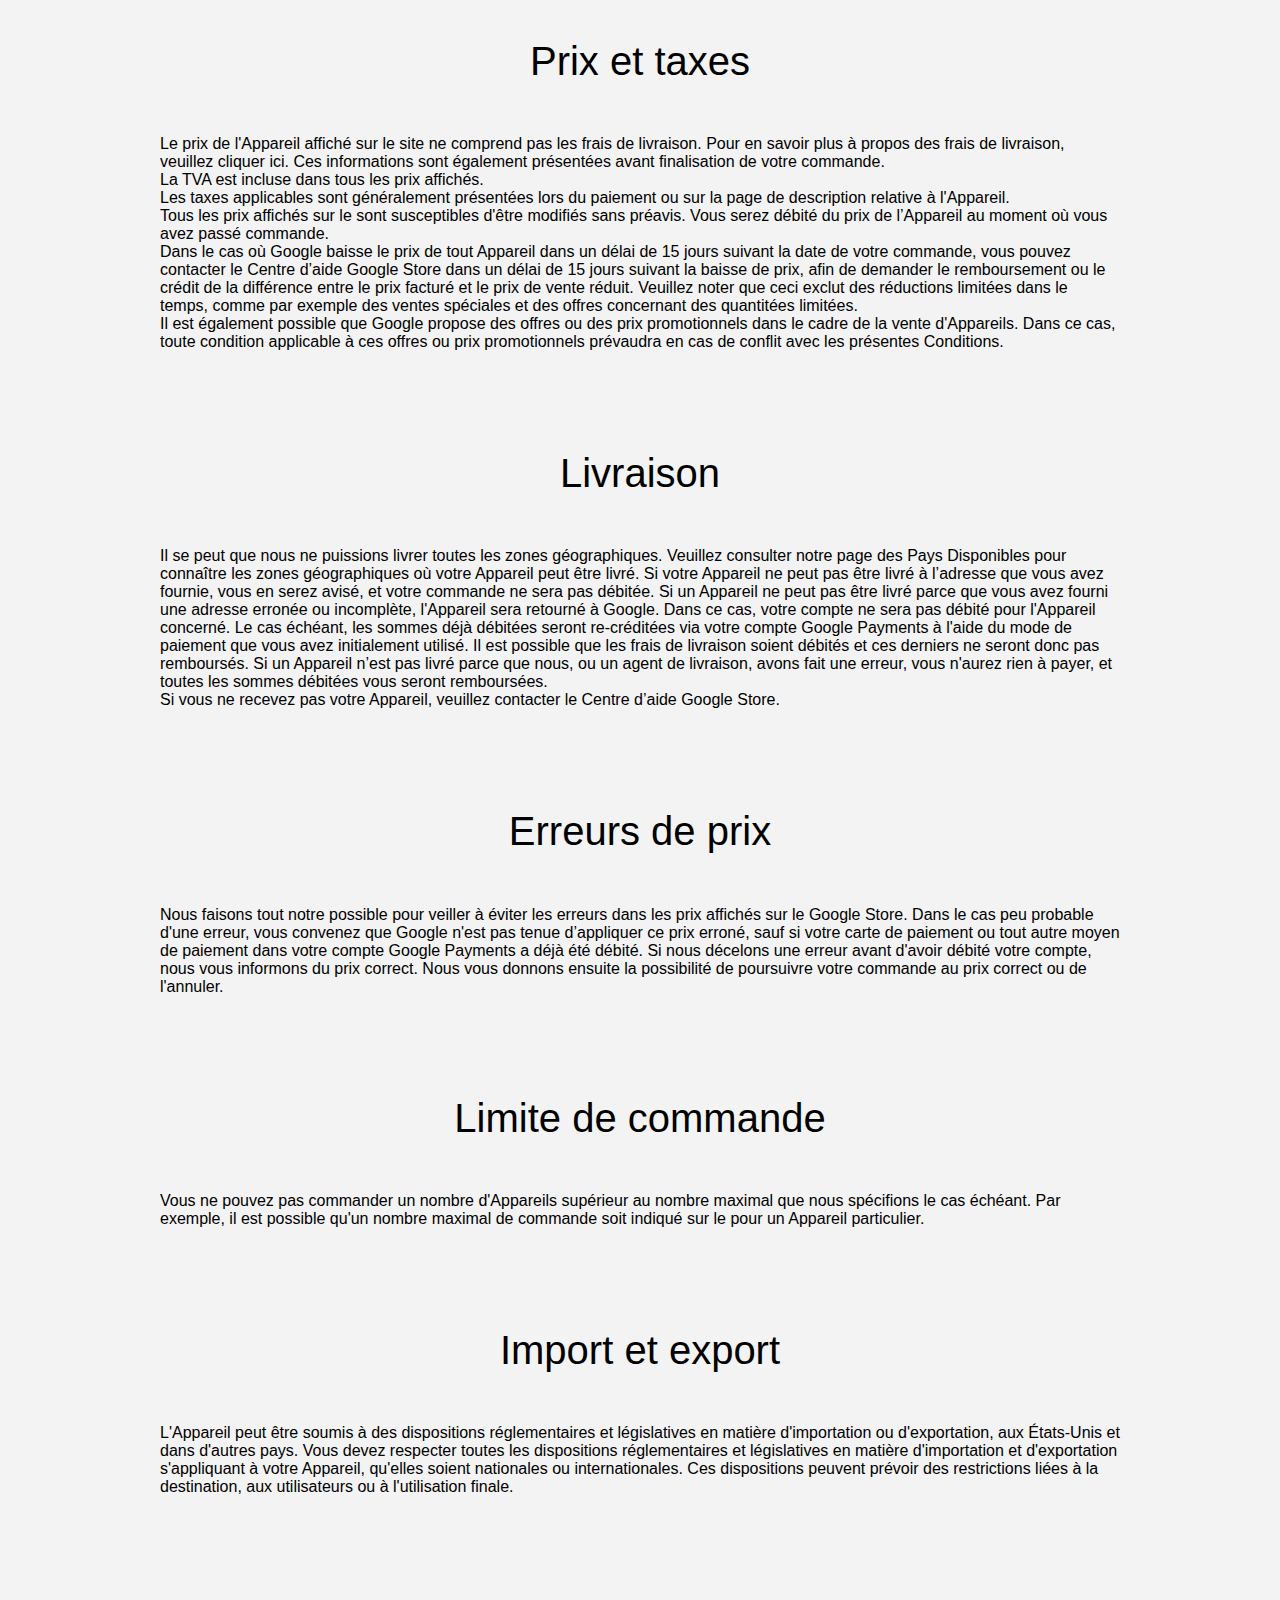
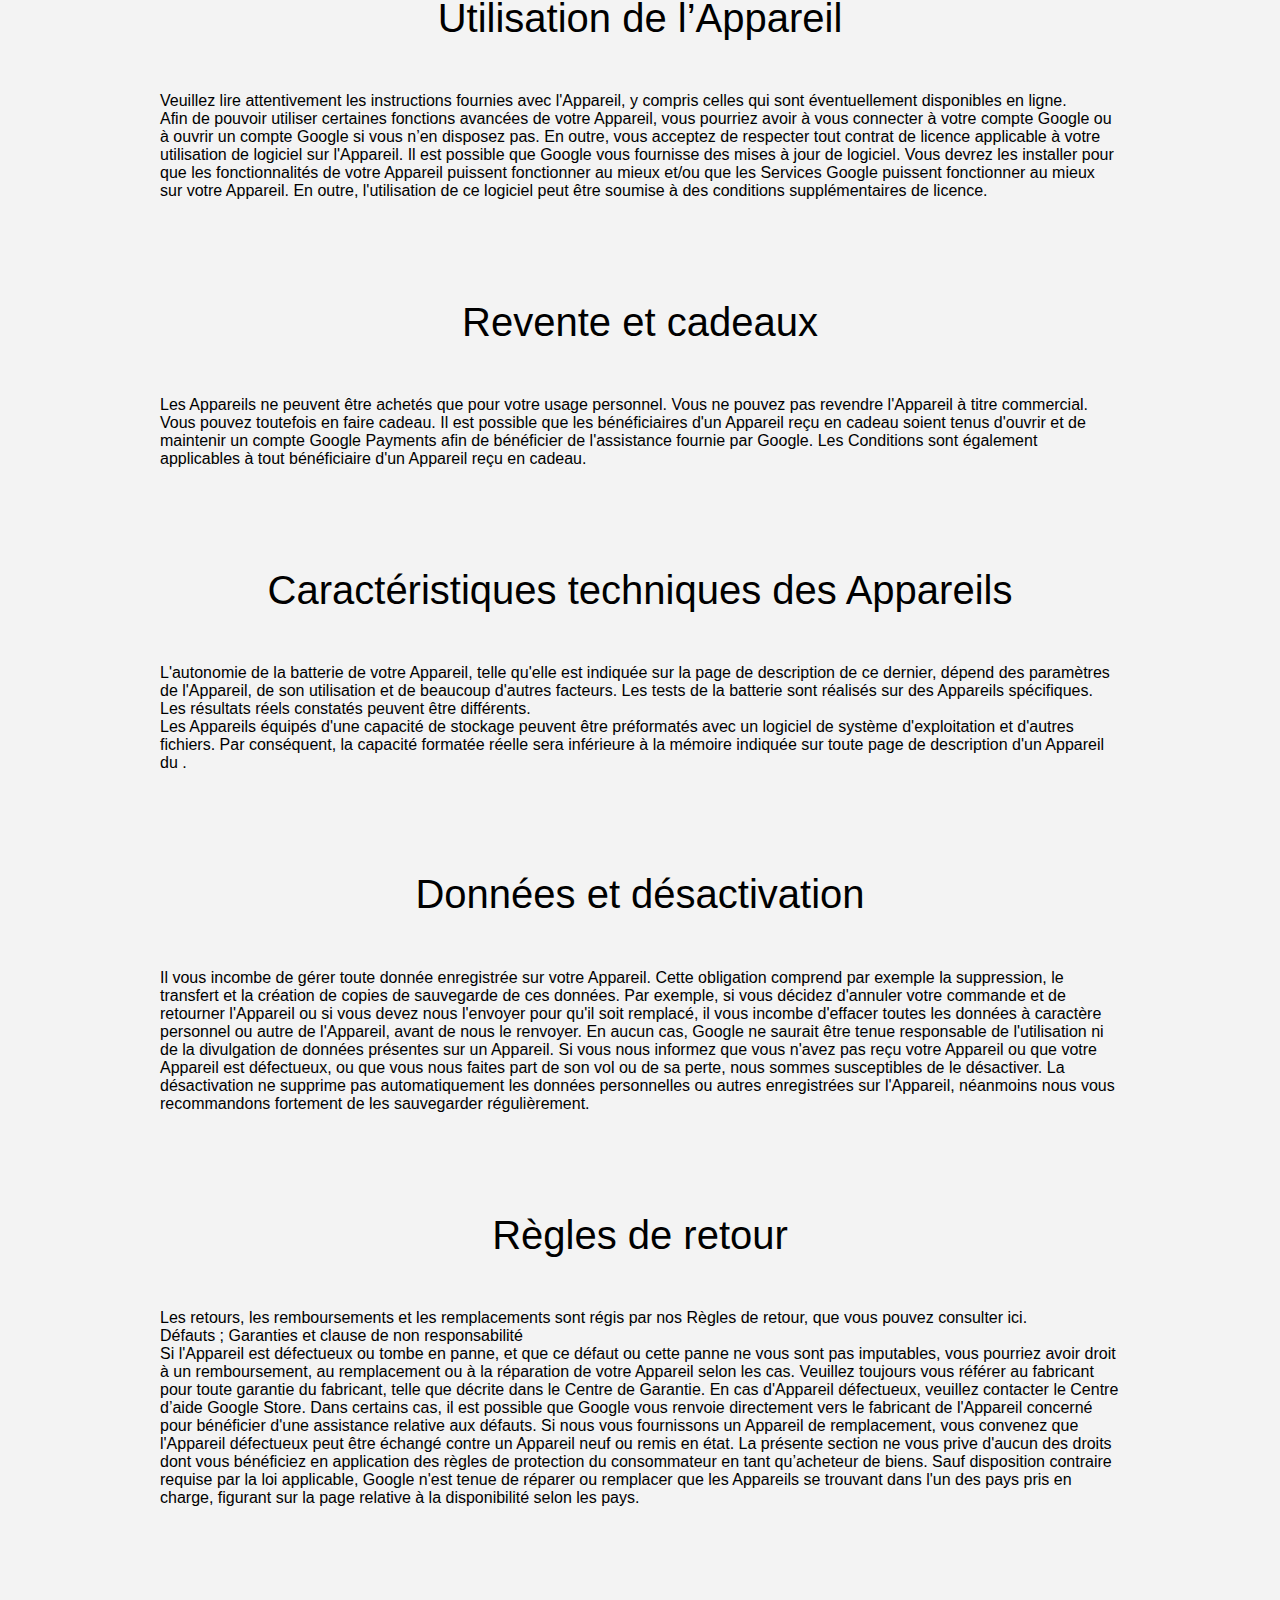
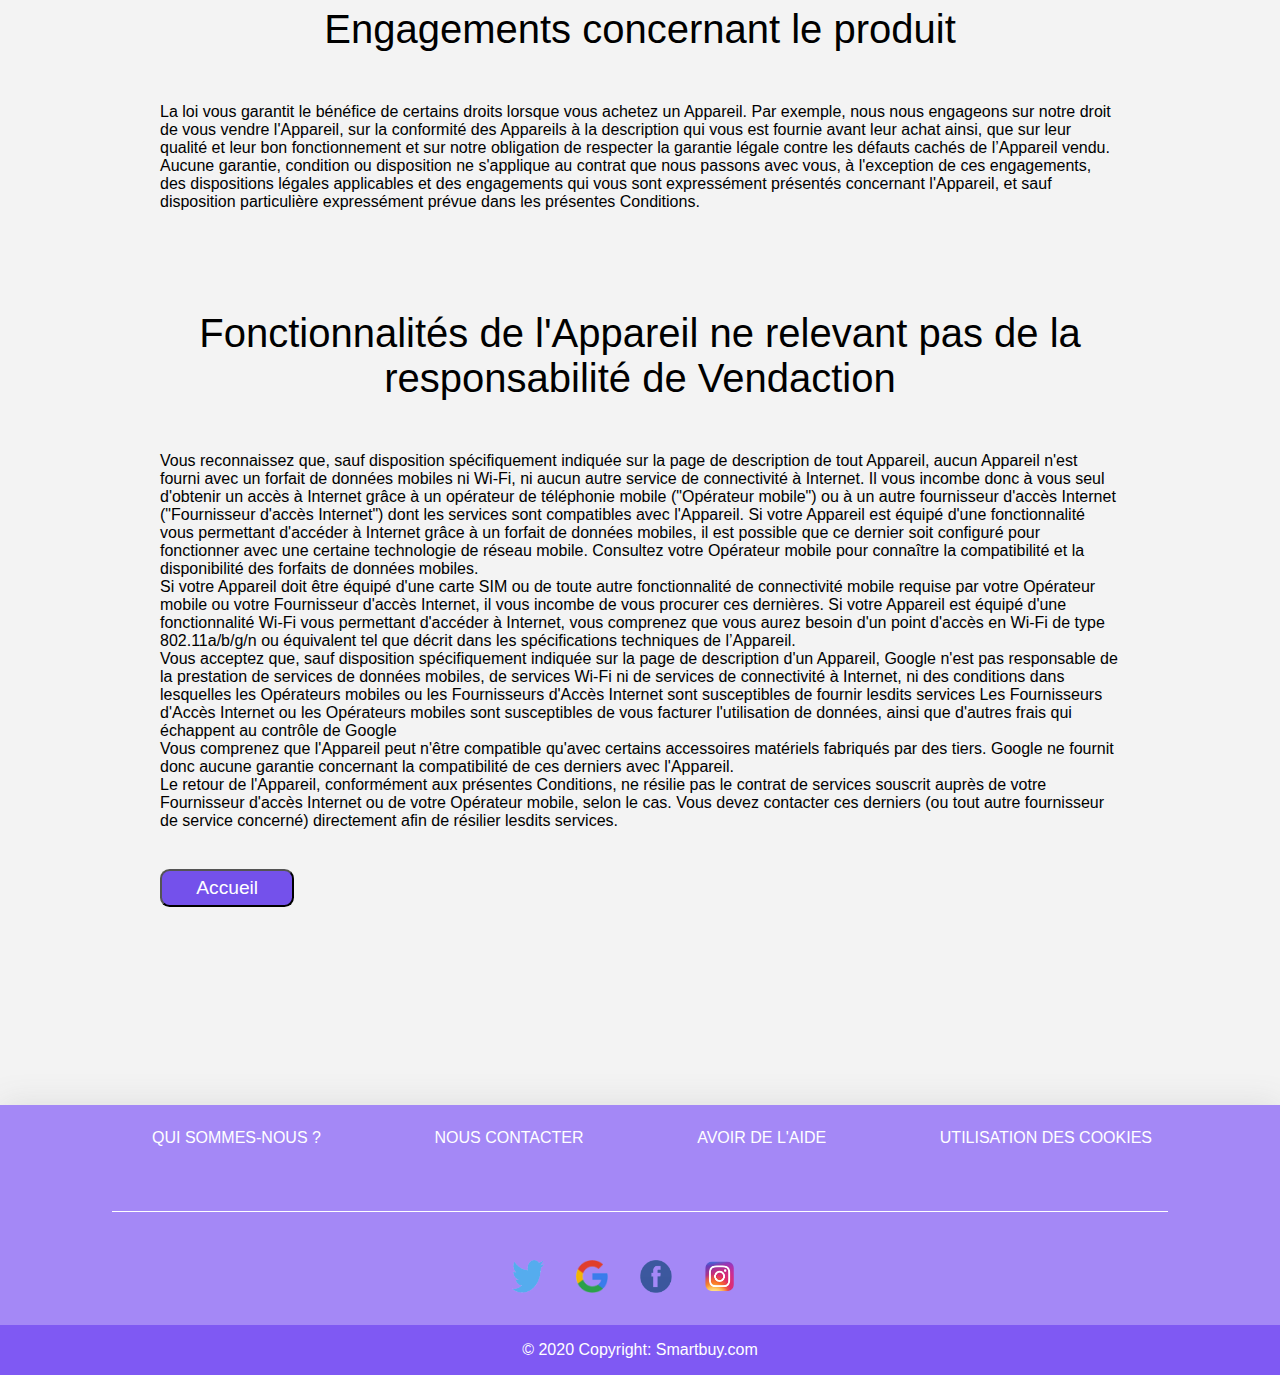
<file: condi.html>
<!DOCTYPE html>
<html lang="fr">
  <head>
      <meta charset="utf-8">
      <meta name="generator" content="GitLab Pages">
      <title>SmartBuy</title>
      <link rel="stylesheet" href="assets/style.css">
      <link rel="icon" type="image/png" href="assets/images/logo1.png" />
      <!-- Font google trouvée sur internet -->
    <link href="https://fonts.googleapis.com/css2?family=Montserrat:wght@100&display=swap" rel="stylesheet">
  </head>
 	<body>
 	<header>
        <ul>
            <li><a href="index.html"><img class="logo" src="assets/images/logo.png" alt="logo style Youtube"/></a></li>
            <li class="barre">
              <form action="page_recherche.html">
                <input type="text" class="brecherche" placeholder="Rechercher"/>
              </form>
              <a href="page_recherche.html"><img  src="assets/images/loupe.png" alt="loup"/></a>

            </li>
            <li><a href="panier.html"><img src="assets/images/panier.png" alt="logo panier" title="Accéder au panier"/></a>
                <a href="connex.html"><img src="assets/images/profil.png" alt="logo profil" title="Se connecter"/></a>
            </li>
        </ul>
    </header>
    <article>
			<h2> Conditions de vente pour les appareils </h2>

			<br>Les présentes conditions de vente pour les appareils et toute autre condition mentionnée dans les présentes, notamment celles visées dans les Conditions de retour et le Centre de garantie (les "Conditions") sont applicables entre vous et la société Google Commerce Limited ("Google" ou "nous"), sise à Gordon House, Barrow Street, Dublin 4, Irlande, à tout achat d'appareil et/ou d'accessoire ("Appareil") que vous effectuez sur le .

			<br>Votre achat d'un Appareil nécessite votre acceptation des Conditions. Dès lors, veuillez lire les Conditions attentivement. Si vous ne comprenez pas les Conditions ou si vous ne les acceptez pas, veuillez ne pas passer commande.

			<h2>Appareils et Services Vendaction</h2>

			<br>Toute utilisation des Services Google avec votre Appareil est régie par les 	conditions d'utilisation applicables à ces services, y compris les Conditions d'utilisation de Google. L'ouverture d'un compte Google peut être nécessaire pour vous permettre d'utiliser certaines fonctionnalités de l'Appareil. Veuillez noter que les Services Google ainsi que le contenu de ces services peuvent varier d'un pays à l'autre. Certaines options ou fonctionnalités peuvent être modifiées ou interrompues.

			<h2>Règles de Confidentialité</h2>

			<br>Veuillez-vous reporter aux Règles de confidentialité Google ainsi qu’aux Règles de confidentialité Google Payments pour plus d’informations sur la collecte, l’utilisation et la divulgation des informations que vous communiquez.

			<br>Afin de traiter votre commande et de vous protéger, ainsi que Google, de transactions frauduleuses, vous acceptez que Google communique éventuellement des informations relatives à votre commande à des tiers dignes de confiance, aux fins de vérification d'adresse et d'assistance au traitement et à la livraison de votre commande.

			<h2>Assistance</h2>

			<br>Veuillez consulter le Centre d’aide Google Store pour en savoir plus à propos de l'assistance que nous proposons concernant votre Appareil. L'équipe d'assistance Google ne pourra vous aider que si vous vous trouvez dans l'un des pays répertoriés sur la page relative à la Disponibilité selon les Pays.

			<h2>Commande et paiement</h2>

			<br>Lorsque vous passez une commande pour un Appareil sur le Google Store, vous autorisez Google à débiter votre carte de paiement ou tout autre moyen de paiement que vous avez sélectionné pour régler votre achat (en ce compris les frais de livraison et taxes).

			<br>Google se réserve le droit de refuser votre commande pour cause de manque de disponibilité ou d’autres motifs valables spécifiés. Google peut par exemple refuser votre commande si vous ne résidez pas dans un pays où une livraison peut être faite ou si vous commandez un nombre d'Appareils supérieur au nombre maximal autorisé.

			<br>Nous vous enverrons immédiatement un e-mail de confirmation de votre commande, ainsi qu'un numéro de commande que vous devrez rappeler pour toute demande relative à cette dernière. Nous vous invitons à vérifier et à corriger d'éventuelles erreurs avant de nous envoyer votre commande. Nous vous enverrons un second e-mail lequel confirme l’expédition ou le rejet de votre commande dans les 30 jours suivant votre commande. Votre contrat avec Google prend effet au moment où vous passez votre commande, mais la conclusion du contrat est soumise à notre envoi d’un second e-mail de confirmation d'expédition de votre Appareil. Comme indiqué dans la section « Livraison » ci-dessous, il se peut qu’il y ait des circonstances qui nous empêchent de vous livrer. Si votre commande porte sur plusieurs articles expédiés à des dates différentes, la conclusion du contrat concernant les articles qui ne sont pas expédiés est également soumise à notre envoi d’un e-mail d'expédition concernant les articles restants.

			<h2>Prix et taxes</h2>

			<br>Le prix de l'Appareil affiché sur le site ne comprend pas les frais de livraison. Pour en savoir plus à propos des frais de livraison, veuillez cliquer ici. Ces informations sont également présentées avant finalisation de votre commande.

			<br>La TVA est incluse dans tous les prix affichés.

			<br>Les taxes applicables sont généralement présentées lors du paiement ou sur la page de description relative à l'Appareil.

			<br>Tous les prix affichés sur le sont susceptibles d'être modifiés sans préavis. Vous serez débité du prix de l’Appareil au moment où vous avez passé commande.

			<br>Dans le cas où Google baisse le prix de tout Appareil dans un délai de 15 jours suivant la date de votre commande, vous pouvez contacter le Centre d’aide Google Store dans un délai de 15 jours suivant la baisse de prix, afin de demander le remboursement ou le crédit de la différence entre le prix facturé et le prix de vente réduit. Veuillez noter que ceci exclut des réductions limitées dans le temps, comme par exemple des ventes spéciales et des offres concernant des quantitées limitées.

			<br>Il est également possible que Google propose des offres ou des prix promotionnels dans le cadre de la vente d'Appareils. Dans ce cas, toute condition applicable à ces offres ou prix promotionnels prévaudra en cas de conflit avec les présentes Conditions.

			<h2>Livraison</h2>

			<br>Il se peut que nous ne puissions livrer toutes les zones géographiques. Veuillez consulter notre page des Pays Disponibles pour connaître les zones géographiques où votre Appareil peut être livré. Si votre Appareil ne peut pas être livré à l’adresse que vous avez fournie, vous en serez avisé, et votre commande ne sera pas débitée. Si un Appareil ne peut pas être livré parce que vous avez fourni une adresse erronée ou incomplète, l'Appareil sera retourné à Google. Dans ce cas, votre compte ne sera pas débité pour l'Appareil concerné. Le cas échéant, les sommes déjà débitées seront re-créditées via votre compte Google Payments à l'aide du mode de paiement que vous avez initialement utilisé. Il est possible que les frais de livraison soient débités et ces derniers ne seront donc pas remboursés. Si un Appareil n’est pas livré parce que nous, ou un agent de livraison, avons fait une erreur, vous n'aurez rien à payer, et toutes les sommes débitées vous seront remboursées.

			<br>Si vous ne recevez pas votre Appareil, veuillez contacter le Centre d’aide Google Store.

			<h2>Erreurs de prix</h2>

			<br>Nous faisons tout notre possible pour veiller à éviter les erreurs dans les prix affichés sur le Google Store. Dans le cas peu probable d'une erreur, vous convenez que Google n'est pas tenue d’appliquer ce prix erroné, sauf si votre carte de paiement ou tout autre moyen de paiement dans votre compte Google Payments a déjà été débité. Si nous décelons une erreur avant d'avoir débité votre compte, nous vous informons du prix correct. Nous vous donnons ensuite la possibilité de poursuivre votre commande au prix correct ou de l'annuler.

			<h2>Limite de commande</h2>

			<br>Vous ne pouvez pas commander un nombre d'Appareils supérieur au nombre maximal que nous spécifions le cas échéant. Par exemple, il est possible qu'un nombre maximal de commande soit indiqué sur le pour un Appareil particulier.

			<h2>Import et export</h2>

			<br>L'Appareil peut être soumis à des dispositions réglementaires et législatives en matière d'importation ou d'exportation, aux États-Unis et dans d'autres pays. Vous devez respecter toutes les dispositions réglementaires et législatives en matière d'importation et d'exportation s'appliquant à votre Appareil, qu'elles soient nationales ou internationales. Ces dispositions peuvent prévoir des restrictions liées à la destination, aux utilisateurs ou à l'utilisation finale.

			<h2>Utilisation de l’Appareil</h2>

			<br>Veuillez lire attentivement les instructions fournies avec l'Appareil, y compris celles qui sont éventuellement disponibles en ligne.

			<br>Afin de pouvoir utiliser certaines fonctions avancées de votre Appareil, vous pourriez avoir à vous connecter à votre compte Google ou à ouvrir un compte Google si vous n’en disposez pas. En outre, vous acceptez de respecter tout contrat de licence applicable à votre utilisation de logiciel sur l'Appareil. Il est possible que Google vous fournisse des mises à jour de logiciel. Vous devrez les installer pour que les fonctionnalités de votre Appareil puissent fonctionner au mieux et/ou que les Services Google puissent fonctionner au mieux sur votre Appareil. En outre, l'utilisation de ce logiciel peut être soumise à des conditions supplémentaires de licence.

			<h2>Revente et cadeaux</h2>

			<br>Les Appareils ne peuvent être achetés que pour votre usage personnel. Vous ne pouvez pas revendre l'Appareil à titre commercial. Vous pouvez toutefois en faire cadeau. Il est possible que les bénéficiaires d'un Appareil reçu en cadeau soient tenus d'ouvrir et de maintenir un compte Google Payments afin de bénéficier de l'assistance fournie par Google. Les Conditions sont également applicables à tout bénéficiaire d'un Appareil reçu en cadeau.

			<h2>Caractéristiques techniques des Appareils</h2>

			<br>L'autonomie de la batterie de votre Appareil, telle qu'elle est indiquée sur la page de description de ce dernier, dépend des paramètres de l'Appareil, de son utilisation et de beaucoup d'autres facteurs. Les tests de la batterie sont réalisés sur des Appareils spécifiques. Les résultats réels constatés peuvent être différents.

			<br>Les Appareils équipés d'une capacité de stockage peuvent être préformatés avec un logiciel de système d'exploitation et d'autres fichiers. Par conséquent, la capacité formatée réelle sera inférieure à la mémoire indiquée sur toute page de description d'un Appareil du .

			<h2>Données et désactivation</h2>

			<br>Il vous incombe de gérer toute donnée enregistrée sur votre Appareil. Cette obligation comprend par exemple la suppression, le transfert et la création de copies de sauvegarde de ces données. Par exemple, si vous décidez d'annuler votre commande et de retourner l'Appareil ou si vous devez nous l'envoyer pour qu'il soit remplacé, il vous incombe d'effacer toutes les données à caractère personnel ou autre de l'Appareil, avant de nous le renvoyer. En aucun cas, Google ne saurait être tenue responsable de l'utilisation ni de la divulgation de données présentes sur un Appareil. Si vous nous informez que vous n'avez pas reçu votre Appareil ou que votre Appareil est défectueux, ou que vous nous faites part de son vol ou de sa perte, nous sommes susceptibles de le désactiver. La désactivation ne supprime pas automatiquement les données personnelles ou autres enregistrées sur l'Appareil, néanmoins nous vous recommandons fortement de les sauvegarder régulièrement.

			<h2>Règles de retour</h2>

			<br>Les retours, les remboursements et les remplacements sont régis par nos Règles de retour, que vous pouvez consulter ici.

			<br>Défauts ; Garanties et clause de non responsabilité

			<br>Si l'Appareil est défectueux ou tombe en panne, et que ce défaut ou cette panne ne vous sont pas imputables, vous pourriez avoir droit à un remboursement, au remplacement ou à la réparation de votre Appareil selon les cas. Veuillez toujours vous référer au fabricant pour toute garantie du fabricant, telle que décrite dans le Centre de Garantie. En cas d'Appareil défectueux, veuillez contacter le Centre d’aide Google Store. Dans certains cas, il est possible que Google vous renvoie directement vers le fabricant de l'Appareil concerné pour bénéficier d'une assistance relative aux défauts. Si nous vous fournissons un Appareil de remplacement, vous convenez que l'Appareil défectueux peut être échangé contre un Appareil neuf ou remis en état. La présente section ne vous prive d'aucun des droits dont vous bénéficiez en application des règles de protection du consommateur en tant qu’acheteur de biens. Sauf disposition contraire requise par la loi applicable, Google n'est tenue de réparer ou remplacer que les Appareils se trouvant dans l'un des pays pris en charge, figurant sur la page relative à la disponibilité selon les pays.

			<h2>Engagements concernant le produit</h2>

			<br>La loi vous garantit le bénéfice de certains droits lorsque vous achetez un Appareil. Par exemple, nous nous engageons sur notre droit de vous vendre l'Appareil, sur la conformité des Appareils à la description qui vous est fournie avant leur achat ainsi, que sur leur qualité et leur bon fonctionnement et sur notre obligation de respecter la garantie légale contre les défauts cachés de l’Appareil vendu. Aucune garantie, condition ou disposition ne s'applique au contrat que nous passons avec vous, à l'exception de ces engagements, des dispositions légales applicables et des engagements qui vous sont expressément présentés concernant l'Appareil, et sauf disposition particulière expressément prévue dans les présentes Conditions.

			<h2>Fonctionnalités de l'Appareil ne relevant pas de la responsabilité de Vendaction</h2>

			<br>Vous reconnaissez que, sauf disposition spécifiquement indiquée sur la page de description de tout Appareil, aucun Appareil n'est fourni avec un forfait de données mobiles ni Wi-Fi, ni aucun autre service de connectivité à Internet. Il vous incombe donc à vous seul d'obtenir un accès à Internet grâce à un opérateur de téléphonie mobile ("Opérateur mobile") ou à un autre fournisseur d'accès Internet ("Fournisseur d'accès Internet") dont les services sont compatibles avec l'Appareil. Si votre Appareil est équipé d'une fonctionnalité vous permettant d'accéder à Internet grâce à un forfait de données mobiles, il est possible que ce dernier soit configuré pour fonctionner avec une certaine technologie de réseau mobile. Consultez votre Opérateur mobile pour connaître la compatibilité et la disponibilité des forfaits de données mobiles.

			<br>Si votre Appareil doit être équipé d'une carte SIM ou de toute autre fonctionnalité de connectivité mobile requise par votre Opérateur mobile ou votre Fournisseur d'accès Internet, il vous incombe de vous procurer ces dernières. Si votre Appareil est équipé d'une fonctionnalité Wi-Fi vous permettant d'accéder à Internet, vous comprenez que vous aurez besoin d'un point d'accès en Wi-Fi de type 802.11a/b/g/n ou équivalent tel que décrit dans les spécifications techniques de l’Appareil.

			<br>Vous acceptez que, sauf disposition spécifiquement indiquée sur la page de description d'un Appareil, Google n'est pas responsable de la prestation de services de données mobiles, de services Wi-Fi ni de services de connectivité à Internet, ni des conditions dans lesquelles les Opérateurs mobiles ou les Fournisseurs d'Accès Internet sont susceptibles de fournir lesdits services Les Fournisseurs d'Accès Internet ou les Opérateurs mobiles sont susceptibles de vous facturer l'utilisation de données, ainsi que d'autres frais qui échappent au contrôle de Google

			<br>Vous comprenez que l'Appareil peut n'être compatible qu'avec certains accessoires matériels fabriqués par des tiers. Google ne fournit donc aucune garantie concernant la compatibilité de ces derniers avec l'Appareil.

			<br>Le retour de l'Appareil, conformément aux présentes Conditions, ne résilie pas le contrat de services souscrit auprès de votre Fournisseur d'accès Internet ou de votre Opérateur mobile, selon le cas. Vous devez contacter ces derniers (ou tout autre fournisseur de service concerné) directement afin de résilier lesdits services.
			<form action="index.html">
				<input class="bouton_retour" type="submit" value="Accueil" />
      		</form>
	</article>
      <footer>
      <ul>
        <li><a href="qui.html">Qui sommes-nous ?</a></li>
        <li><a href="mailto:smartbuy@gmail.net">Nous contacter</a></li>
        <li><a href="index.html">Avoir de l'aide</a></li>
        <li><a href="index.html">Utilisation des cookies</a></li>
      </ul>
      <div class="footer_logo">
        <img class="fl" src="assets/images/twi_b.png" alt="logo twitter blanc"/>
        <img class="fl" src="assets/images/google.png" alt="logo twitter blanc"/>
        <img class="fl" src="assets/images/facebook.png" alt="logo twitter blanc"/>
        <img class="fl" src="assets/images/insta.png" alt="logo twitter blanc"/>
      </div>
      
      <p>© 2020 Copyright: Smartbuy.com</p>
    </footer>
	</body>
</html>
</file>
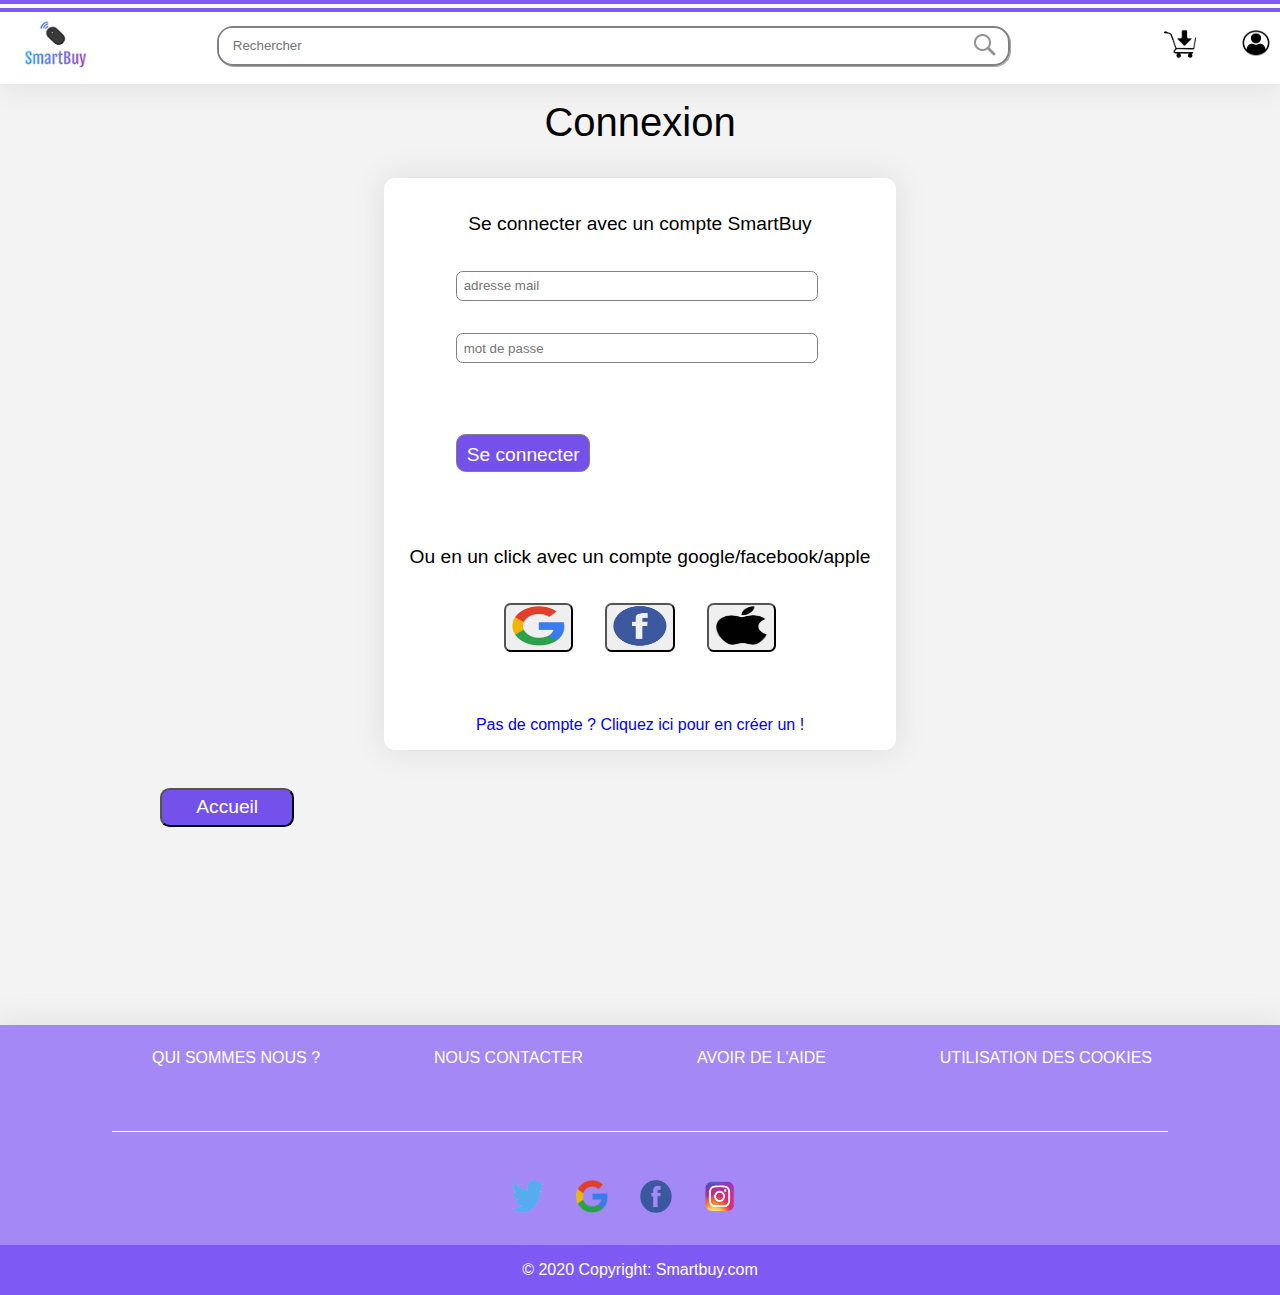
<file: connex.html>
<!DOCTYPE html>
<html lang="fr">
    <head>
    	<meta charset="utf-8">
	    <meta name="generator" content="GitLab Pages">
	    <title>Smartbuy</title>
	    <link rel="stylesheet" href="assets/style.css">
        <!-- Font google trouvée sur internet -->
    	<link href="https://fonts.googleapis.com/css2?family=Montserrat:wght@100&display=swap" rel="stylesheet">
    </head>
	<body class="commande">
    	<header>
            <ul>
                <li><a href="index.html"><img class="logo" src="assets/images/logo.png" alt="logo style Youtube"/></a></li>
                <li class="barre">
                <form action="page_recherche.html">
                    <input type="text" class="brecherche" placeholder="Rechercher"/>
                </form>
                <a href="page_recherche.html"><img  src="assets/images/loupe.png" alt="loup"  /></a>

                </li>
                <li><a href="panier.html"><img src="assets/images/panier.png" alt="logo panier" title="Accéder au panier"/></a>
                <a href="connex.html"><img src="assets/images/profil.png" alt="logo profil" title="Se connecter"/></a>
                </li>
            </ul>
    	</header>
    	<h2> Connexion </h2>
    	<article class="paye">
    		<h3> Se connecter avec un compte SmartBuy </h3>
    		<ul class="liste_connex">
    			<li><input type="text" placeholder="adresse mail" class="numc"/></li>
    			<li><input type="text" placeholder="mot de passe" class="numc"/></li>
    			<li><input class="bouton_retour" type="submit" value="Se connecter"/></li>
    		</ul>
    		<h3> Ou en un click avec un compte google/facebook/apple</h3>
    		<ul class="ca">
    			<li><button><img class="logo" src="assets/images/google.png" alt="logo Google"/></button></li>
    			<li><button><img class="logo" src="assets/images/facebook.png" alt="log facebook"/></button></li>
    			<li><button><img class="logo" src="assets/images/apple.png" alt="logo apple"/></button></li>
    		</ul>
    		<a class="lien" href="crea.html">Pas de compte ? Cliquez ici pour en créer un !</a>
    	</article>
    	<form action="index.html" class="bouton_paye">
        	<input class="bouton_retour" type="submit" value="Accueil"/>
    	</form>
    	<footer>
      <ul>
        <li><a href="qui.html">Qui sommes nous ?</a></li>
        <li><a href="mailto:smartbuy@gmail.net">Nous contacter</a></li>
        <li><a href="index.html">Avoir de l'aide</a></li>
        <li><a href="index.html">Utilisation des cookies</a></li>
      </ul>
      <div class="footer_logo">
        <img class="fl" src="assets/images/twi_b.png" alt="logo twitter blanc"/>
        <img class="fl" src="assets/images/google.png" alt="logo twitter blanc"/>
        <img class="fl" src="assets/images/facebook.png" alt="logo twitter blanc"/>
        <img class="fl" src="assets/images/insta.png" alt="logo twitter blanc"/>
      </div>
      
      <p>© 2020 Copyright: Smartbuy.com</p>
    </footer>
    </body>
</html>
</file>
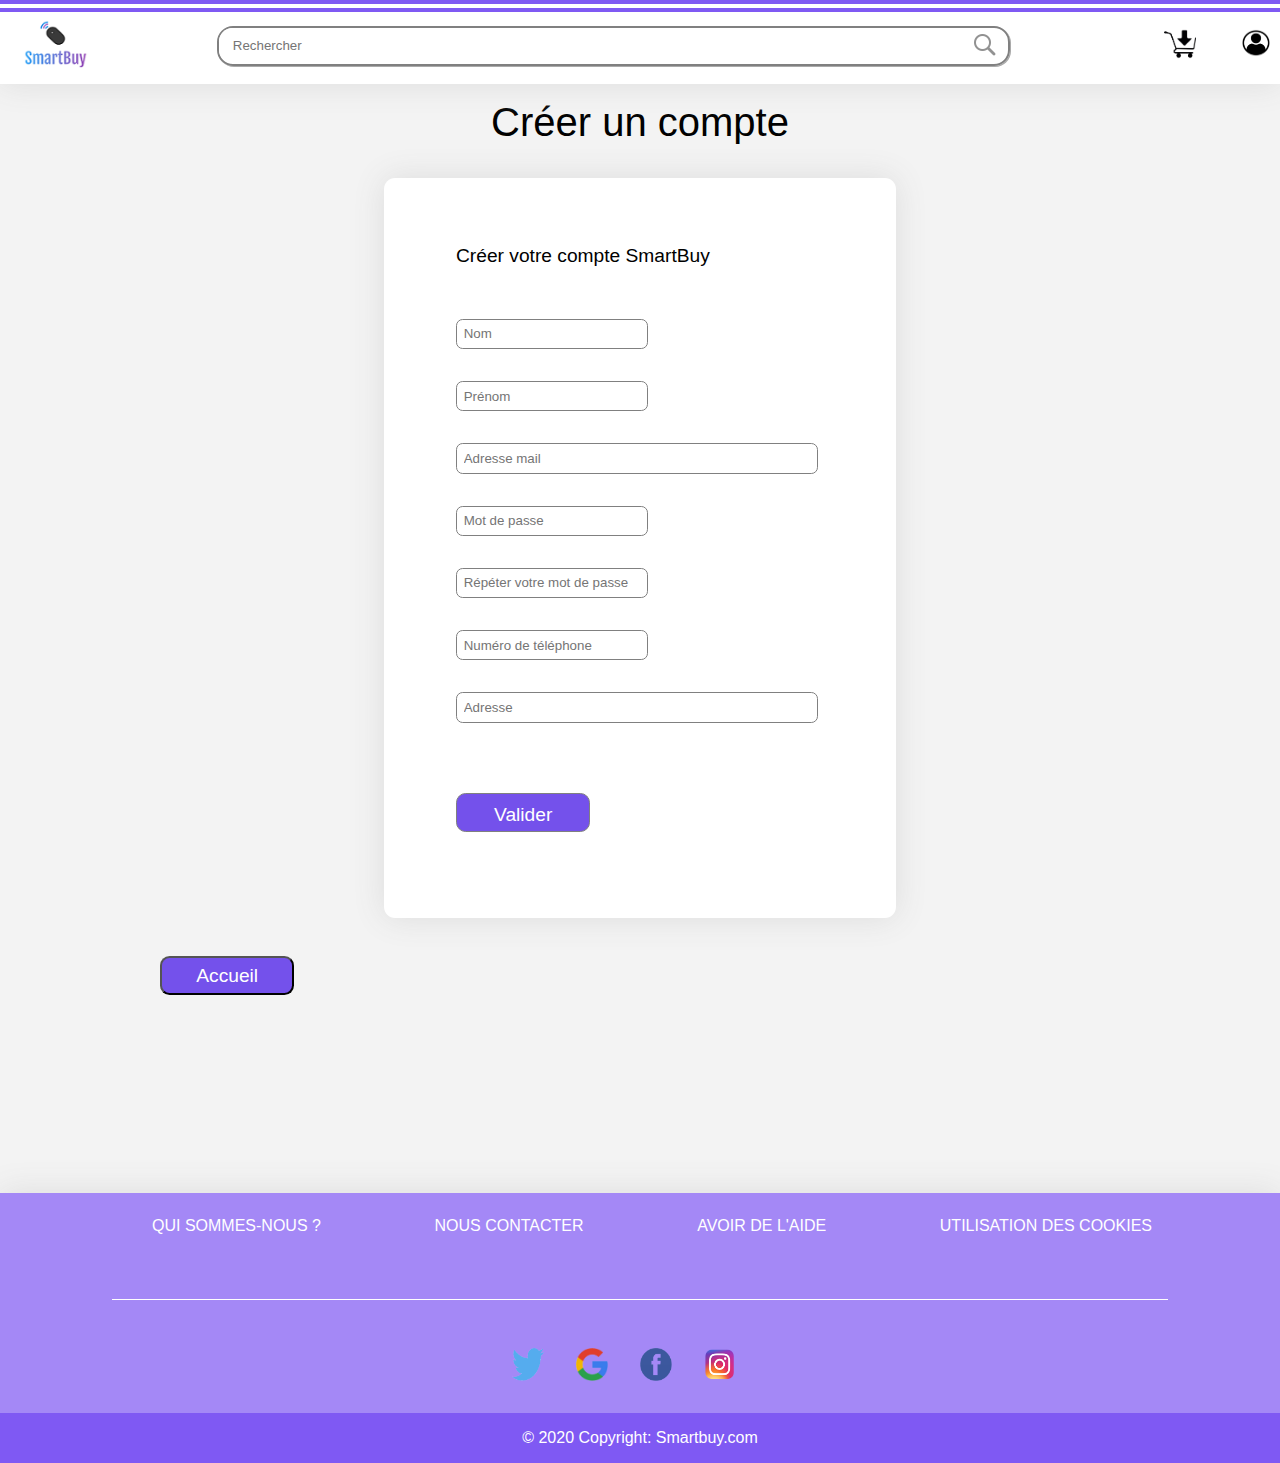
<file: crea.html>
<!DOCTYPE html>
<html lang="fr">
  <head>
      <meta charset="utf-8">
      <meta name="generator" content="GitLab Pages">
      <title>SmartBuy</title>
      <link rel="stylesheet" href="assets/style.css">
      <link rel="icon" type="image/png" href="assets/images/logo1.png" />
      <!-- Font google trouvée sur internet -->
    <link href="https://fonts.googleapis.com/css2?family=Montserrat:wght@100&display=swap" rel="stylesheet">
    </head>
    <body>
		<header>
        	<ul>
                <li><a href="index.html"><img class="logo" src="assets/images/logo.png" alt="logo style Youtube"/></a></li>
                <li class="barre">
                <form action="page_recherche.html">
                    <input type="text" class="brecherche" placeholder="Rechercher"/>
                </form>
                <a href="page_recherche.html"><img  src="assets/images/loupe.png" alt="loup"  /></a>

                </li>
                <li><a href="panier.html"><img src="assets/images/panier.png" alt="logo panier" title="Accéder au panier"/></a>
                <a href="connex.html"><img src="assets/images/profil.png" alt="logo profil" title="Se connecter"/></a>
                </li>
            </ul>
    	</header>
    <h2>Créer un compte</h2>
    <article class="paye">
    	<ul>
    		<li><h3 class="cre">Créer votre compte SmartBuy</h3></li>
    		<li><input type="text" placeholder="Nom"/></li>
    		<li><input type="text" placeholder="Prénom"/></li>
    		<li><input type="text" placeholder="Adresse mail" class="numc"/></li>
    		<li><input type="password" placeholder="Mot de passe"/></li>
    		<li><input type="password" placeholder="Répéter votre mot de passe"/></li>
    		<li><input type="text" placeholder="Numéro de téléphone"/></li>
    		<li><input type="text" placeholder="Adresse" class="numc"/></li>
    		<li><input class="bouton_retour" type="submit" value="Valider"/></li>
    	</ul>
    </article>
    <form action="index.html" class="bouton_paye">
        	<input class="bouton_retour" type="submit" value="Accueil"/>
    	</form>
    	<footer>
      <ul>
        <li><a href="qui.html">Qui sommes-nous ?</a></li>
        <li><a href="mailto:smartbuy@gmail.net">Nous contacter</a></li>
        <li><a href="index.html">Avoir de l'aide</a></li>
        <li><a href="index.html">Utilisation des cookies</a></li>
      </ul>
      <div class="footer_logo">
        <img class="fl" src="assets/images/twi_b.png" alt="logo twitter blanc"/>
        <img class="fl" src="assets/images/google.png" alt="logo twitter blanc"/>
        <img class="fl" src="assets/images/facebook.png" alt="logo twitter blanc"/>
        <img class="fl" src="assets/images/insta.png" alt="logo twitter blanc"/>
      </div>
      
      <p>© 2020 Copyright: Smartbuy.com</p>
    </footer>
    </body>
</html>
</file>
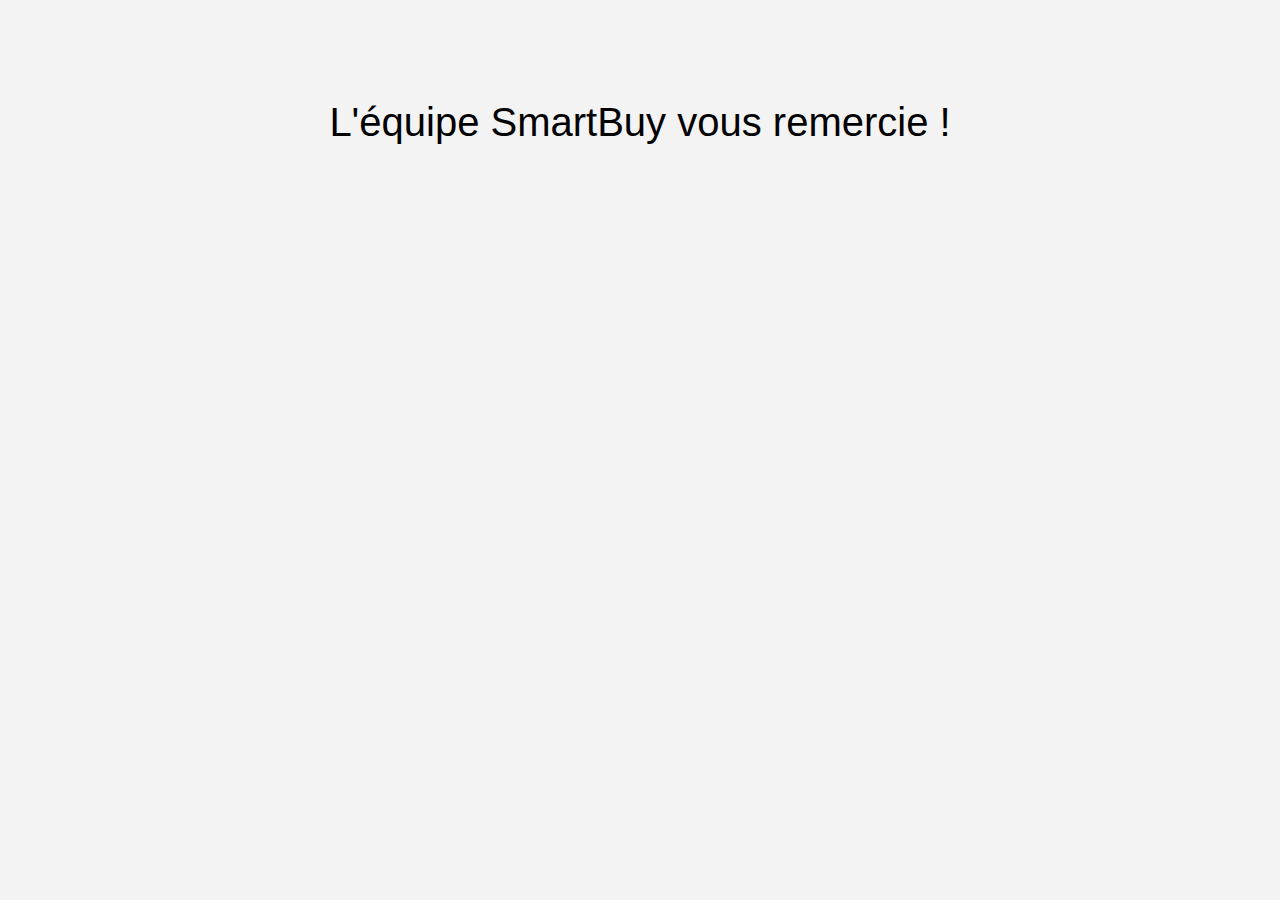
<file: merci.html>
<!DOCTYPE html>
<html lang="fr">
  <head>
      <meta charset="utf-8">
      <meta name="generator" content="GitLab Pages">
      <title>SmartBuy</title>
      <link rel="stylesheet" href="assets/style.css">
      <link rel="icon" type="image/png" href="assets/images/logo1.png" />
      <!-- Font google trouvée sur internet -->
    <link href="https://fonts.googleapis.com/css2?family=Montserrat:wght@100&display=swap" rel="stylesheet">
  </head>
  <body>
  		<h2> L'équipe SmartBuy vous remercie ! </h2>








  </body>
</html>
</file>
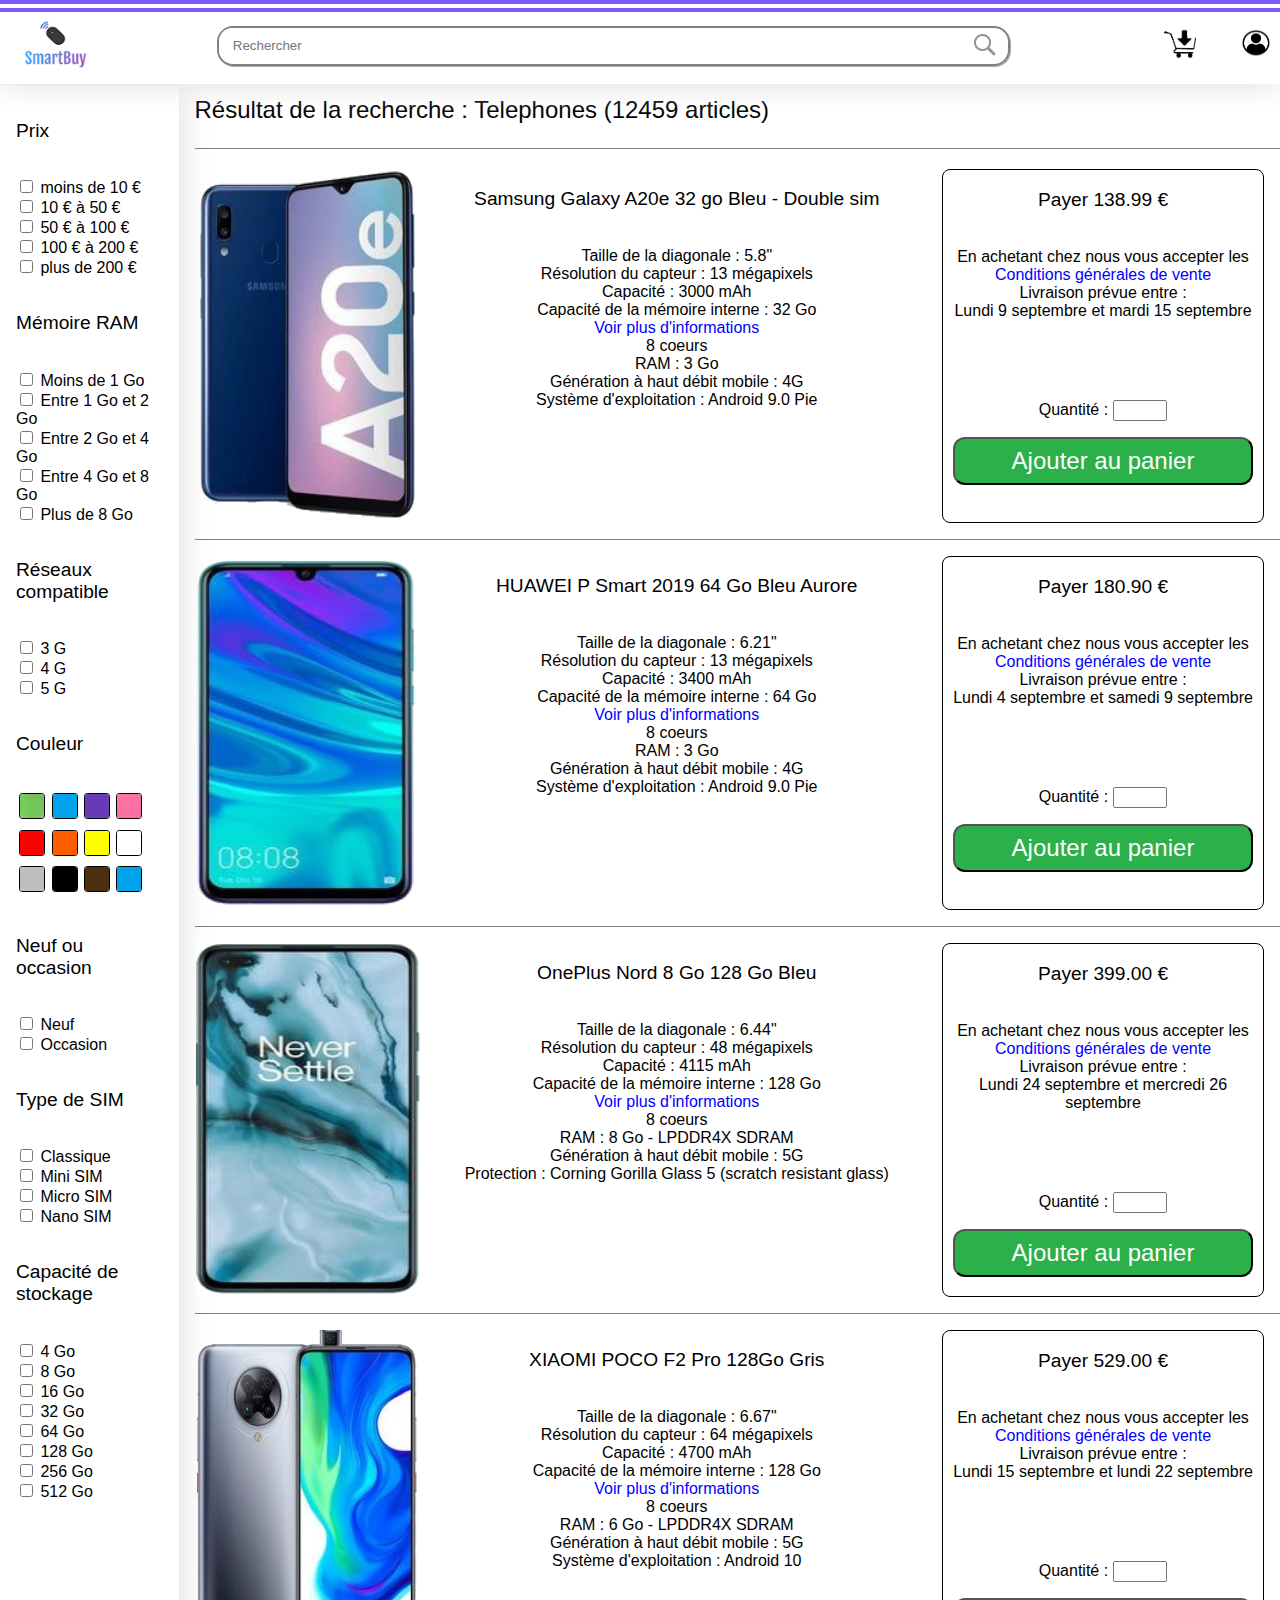
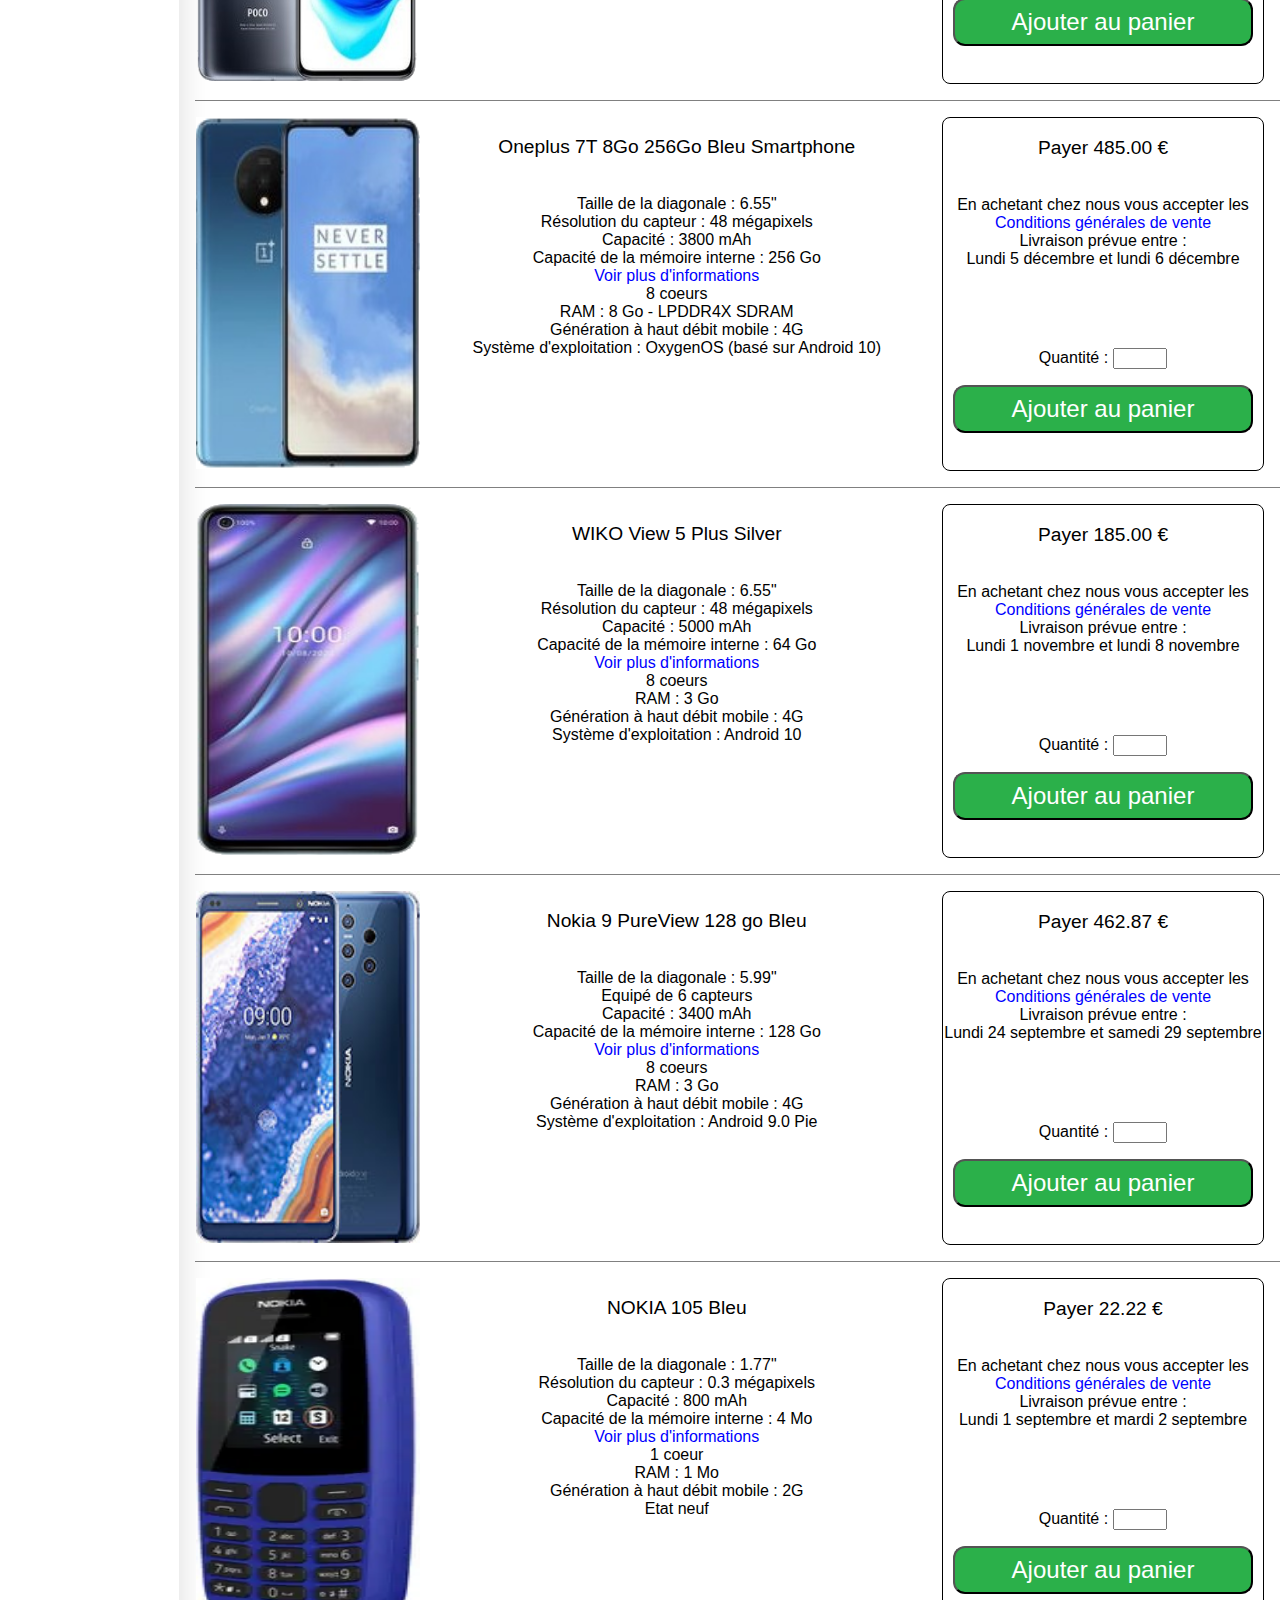
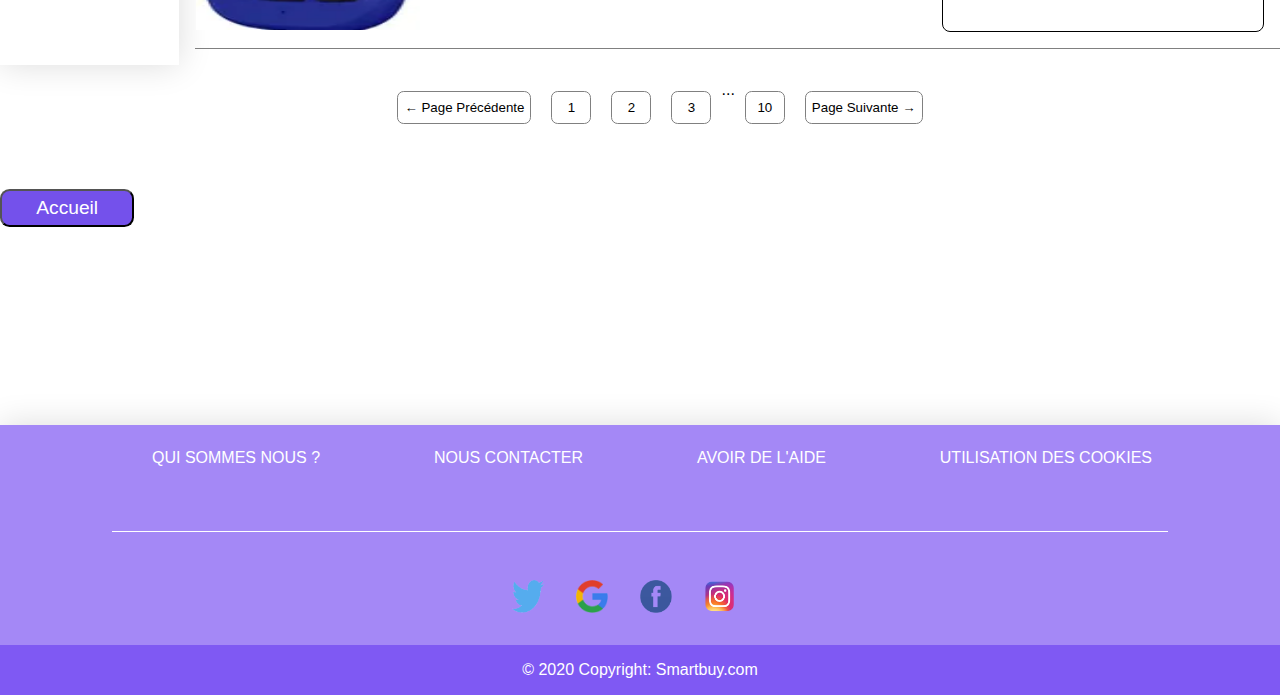
<file: page_recherche.html>
<!DOCTYPE html>
<html lang="fr">
  <head>
      <meta charset="utf-8">
      <meta name="generator" content="GitLab Pages">
      <title>SmartBuy</title>
      <link rel="stylesheet" href="assets/style.css">
      <link rel="icon" type="image/png" href="assets/images/logo1.png" />
      <!-- Font google trouvée sur internet -->
    <link href="https://fonts.googleapis.com/css2?family=Montserrat:wght@100&display=swap" rel="stylesheet">
  </head>
  <body class="body_recherche">
  	<header>
        <ul>
            <li><a href="index.html"><img class="logo" src="assets/images/logo.png" alt="logo style Youtube"/></a></li>
            <li class="barre">
              <form action="page_recherche.html">
                <input type="text" class="brecherche" placeholder="Rechercher"/>
              </form>
              <a href="page_recherche.html"><img  src="assets/images/loupe.png" alt="loup"/></a>

            </li>
            <li><a href="panier.html"><img src="assets/images/panier.png" alt="logo panier" title="Accéder au panier"/></a>
                <a href="connex.html"><img src="assets/images/profil.png" alt="logo profil" title="Se connecter"/></a>
            </li>
        </ul>
    </header>
  	<div class="precherche">
  		<nav class="filtres">
  			<h3>Prix</h3>
  			<form>
  				<ul>
  					<li><label><input type=checkbox> moins de 10 €</label></li>
  					<li><label><input type=checkbox> 10 € à 50 € </label></li>
 					<li><label><input type=checkbox> 50 € à 100 € </label></li>
 					<li><label><input type=checkbox> 100 € à 200 € </label></li>
 					<li><label><input type=checkbox> plus de 200 € </label></li>
 				</ul>
			</form> 
			<h3> Mémoire RAM </h3>
			<form>
				<ul>
					<li><label><input type=checkbox> Moins de 1 Go  </label></li>
					<li><label><input type="checkbox"> Entre 1 Go et 2 Go </label></li>
					<li><label><input type="checkbox"> Entre 2 Go et 4 Go </label></li>
					<li><label><input type="checkbox"> Entre 4 Go et 8 Go </label></li>
					<li><label><input type="checkbox"> Plus de 8 Go </label></li>
				</ul>
			</form>
			<h3> Réseaux compatible </h3>
			<form>
  			<ul>
  				<li><label><input type=checkbox> 3 G</label></li>
  				<li><label><input type=checkbox> 4 G </label></li>
 				<li><label><input type=checkbox> 5 G  </label></li>
 			</ul>
 			</form>
 			<h3> Couleur </h3>
 				<ul class="liste_couleur">
          <li><a href=""><img src="assets/images/vert.png" alt="Vert"/></a></li>
 					<li><a href=""><img src="assets/images/bleu.png" alt="Bleu"/></a></li>
 					<li><a href=""><img src="assets/images/violet.png" alt="Violet"/></a></li>
 					<li><a href=""><img src="assets/images/rose.png" alt="Rose"/></a></li>
 					<li><a href=""><img src="assets/images/rouge.png" alt="Rouge"/></a></li>
 					<li><a href=""><img src="assets/images/orange.png" alt="Orange"/></a></li>
 					<li><a href=""><img src="assets/images/jaune.png" alt="Jaune"/></a></li>
 					<li><a href=""><img src="assets/images/blanc.png" alt="Blanc"/></a></li>
 					<li><a href=""><img src="assets/images/gris.png" alt="Gris"/></a></li>
 					<li><a href=""><img src="assets/images/noir.png" alt="Noir"/></a></li>
 					<li><a href=""><img src="assets/images/marron.png" alt="Marron"/></a></li>
 					<li><a href=""><img src="assets/images/bleu.png" alt="Bleu"/></a></li>
 				</ul>
 			<h3> Neuf ou occasion </h3>
 			<form>
				<ul>
					<li><label><input type=checkbox> Neuf </label></li>
					<li><label><input type="checkbox"> Occasion </label></li>
				</ul>
			</form>
			<h3> Type de SIM </h3>
			<form>
				<ul>
  					<li><label><input type=checkbox> Classique </label></li>
  					<li><label><input type=checkbox> Mini SIM </label></li>
 					<li><label><input type=checkbox> Micro SIM </label></li>
 					<li><label><input type=checkbox> Nano SIM </label></li>
 				</ul>
 			</form>
 			<h3> Capacité de stockage </h3>
					<ul>
  						<li><label><input type=checkbox> 4 Go</label></li>
  						<li><label><input type=checkbox> 8 Go </label></li>
 						<li><label><input type=checkbox> 16 Go </label></li>
 						<li><label><input type=checkbox> 32 Go </label></li>
 						<li><label><input type=checkbox> 64 Go </label></li>
 						<li><label><input type=checkbox> 128 Go </label></li>
 						<li><label><input type=checkbox> 256 Go </label></li>
 						<li><label><input type=checkbox> 512 Go </label></li>
 					</ul>
  			</nav>
  		<section class="resultats">
  			<h2 class="resultatrech">Résultat de la recherche : Telephones (12459 articles)</h2>
  			<ul>
  				<li><a href="article_iphone.html"><img src="assets/images/telephones/A20.png" alt="image A20"/></a></li>
  				<li>
  					<h3> Samsung Galaxy A20e 32 go Bleu - Double sim</h3>
  					<br>Taille de la diagonale : 5.8"
    				<br>Résolution du capteur : 13 mégapixels
    				<br>Capacité : 3000 mAh
    				<br>Capacité de la mémoire interne : 32 Go
            <br><a href="article_iphone.html">Voir plus d'informations</a>
            <div>
    				  8 coeurs 
    				  <br>RAM : 3 Go
    				  <br>Génération à haut débit mobile : 4G
    				  <br>Système d'exploitation : Android 9.0 Pie 
            </div>
  				</li>
  				<li>
            <div>
  					<section class="prix">
              			<h3> Payer 138.99 € </h3>
            			<p>
                			<br>En achetant chez nous vous accepter les <a href="condi.html">Conditions générales de vente</a>
                			<br>Livraison prévue entre :
                			<br>Lundi 9 septembre et mardi 15 septembre
            			</p>
                		<p>
                 			Quantité : <input type="number">
                		</p>
                			<form action="panierp.html">
                				<input type="submit" value="Ajouter au panier"/> 
                			</form>
            		</section>
                </div>
        		</li>
  			</ul>
  			<ul>
  				<li><a href="article_iphone.html"><img src="assets/images/telephones/p_smart.png" alt="Huawei P smart 2019"/></a></li>
  				<li>
  					<h3>HUAWEI P Smart 2019 64 Go Bleu Aurore</h3>
  					<br>Taille de la diagonale : 6.21"
    				<br>Résolution du capteur : 13 mégapixels
    				<br>Capacité : 3400 mAh
    				<br>Capacité de la mémoire interne : 64 Go
            <br><a href="article_iphone.html">Voir plus d'informations</a>
            <div>
    				  8 coeurs 
    				  <br>RAM : 3 Go
    				  <br>Génération à haut débit mobile : 4G
    				  <br>Système d'exploitation : Android 9.0 Pie 
            </div>
    			</li>
    			<li>
            <div>
    				<section class="prix">
              			<h3> Payer 180.90 € </h3>
            			<p>
                			<br>En achetant chez nous vous accepter les <a href="condi.html">Conditions générales de vente</a>
                			<br>Livraison prévue entre :
                			<br>Lundi 4 septembre et samedi 9 septembre
            			</p>
                		<p>
                 			Quantité : <input type="number">
                		</p>
                			<form action="panierp.html">
                				<input type="submit" value="Ajouter au panier"/> 
                			</form>
            		</section>
              </div>
            	</li>
            </ul>
            <ul>
            	<li><a href="article_iphone.html"><img src="assets/images/telephones/one_plus_nord.png" alt="One Plus Nord"/></a></li>
            	<li>
            		<h3>OnePlus Nord 8 Go 128 Go Bleu</h3>
            		<br>Taille de la diagonale : 6.44"
      				  <br>Résolution du capteur : 48 mégapixels
      				  <br>Capacité : 4115 mAh
      				  <br>Capacité de la mémoire interne : 128 Go
                <br><a href="article_iphone.html">Voir plus d'informations</a>
                <div>
      				    8 coeurs 
      				    <br>RAM : 8 Go - LPDDR4X SDRAM
      				    <br>Génération à haut débit mobile : 5G
      				    <br>Protection : Corning Gorilla Glass 5 (scratch resistant glass)
                  </div> 
                	 </li>
              	<li>
                  <div>
      				    <section class="prix">
                			<h3> Payer 399.00 € </h3>
              			<p>
                  			<br>En achetant chez nous vous accepter les <a href="condi.html">Conditions générales de vente</a>
                  			<br>Livraison prévue entre :
                  			<br>Lundi 24 septembre et mercredi 26 septembre
              			</p>
                  		<p>
                   			Quantité : <input type="number">
                  		</p>
                  			<form action="panieri.html">
                  				<input type="submit" value="Ajouter au panier"/> 
                  			</form>
              		</section>
                </div>
            	</li>
            </ul>
            <ul>
            	<li><a href="article_iphone.html"><img src="assets/images/telephones/xiaomi_poco.png" alt="Xiami Poco F2 Pro"/></a></li>
            	<li>
            		<h3>XIAOMI POCO F2 Pro 128Go Gris</h3>
            		<br>Taille de la diagonale : 6.67"
        				<br>Résolution du capteur : 64 mégapixels
        				<br>Capacité : 4700 mAh
        				<br>Capacité de la mémoire interne : 128 Go
                <br><a href="article_iphone.html">Voir plus d'informations</a>
                <div>
          				8 coeurs 
          				<br>RAM : 6 Go - LPDDR4X SDRAM
          				<br>Génération à haut débit mobile : 5G
          				<br>Système d'exploitation : Android 10
                </div> 
                </li>
              	<li>
                  <div>
      				      <section class="prix">
                			<h3> Payer 529.00 € </h3>
              			 <p>
                  			<br>En achetant chez nous vous accepter les <a href="condi.html">Conditions générales de vente</a>
                  			<br>Livraison prévue entre :
                  			<br>Lundi 15 septembre et lundi 22 septembre
              			 </p>
                  		<p>
                   			Quantité : <input type="number">
                  		</p>
                  			<form action="panieri.html">
                  				<input type="submit" value="Ajouter au panier"/> 
                  			</form>
              		</section>
                </div>
            	</li>
            </ul>
            <ul>
            	<li><a href="article_pixel.html"><img src="assets/images/telephones/one_plus_7t.png" alt="One Plus 7T"/></a></li>
            	<li>
            		<h3>Oneplus 7T 8Go 256Go Bleu Smartphone</h3>
            		<br>Taille de la diagonale : 6.55"
        				<br>Résolution du capteur : 48 mégapixels
        				<br>Capacité : 3800 mAh
        				<br>Capacité de la mémoire interne : 256 Go
                <br><a href="article_pixel.html">Voir plus d'informations</a>
                <div>
                  8 coeurs 
          				<br>RAM : 8 Go - LPDDR4X SDRAM
          				<br>Génération à haut débit mobile : 4G
          				<br>Système d'exploitation : OxygenOS (basé sur Android 10)
                </div> 
            	</li>
            	<li>
                <div>
      				    <section class="prix">
                			<h3> Payer 485.00 € </h3>
              			<p>
                  			<br>En achetant chez nous vous accepter les <a href="condi.html">Conditions générales de vente</a>
                  			<br>Livraison prévue entre :
                  			<br>Lundi 5 décembre et lundi 6 décembre
              			</p>
                  		<p>
                   			Quantité : <input type="number">
                  		</p>
                  			<form action="panierp.html">
                  				<input type="submit" value="Ajouter au panier"/> 
                  			</form>
              		</section>
                </div>
            	</li>
            </ul>
            <ul>
            	<li><a href="article_pixel.html"><img src="assets/images/telephones/wiko_view.png" alt="Wiko View"/></a></li>
            	<li>
            		<h3>WIKO View 5 Plus Silver</h3>
            		<br>Taille de la diagonale : 6.55"
        				<br>Résolution du capteur : 48 mégapixels
       					<br>Capacité : 5000 mAh
        				<br>Capacité de la mémoire interne : 64 Go
                <br><a href="article_pixel.html">Voir plus d'informations</a>
                <div>
          				8 coeurs 
          				<br>RAM : 3 Go
          				<br>Génération à haut débit mobile : 4G
          				<br>Système d'exploitation : Android 10
                </div>
            	</li>
            	<li>
                <div>
      				    <section class="prix">
                			<h3> Payer 185.00 € </h3>
              			<p>
                  			<br>En achetant chez nous vous accepter les <a href="condi.html">Conditions générales de vente</a>
                  			<br>Livraison prévue entre :
                  			<br>Lundi 1 novembre et lundi 8 novembre
              			</p>
                  		<p>
                   			Quantité : <input type="number">
                  		</p>
                  			<form action="panieri.html">
                  				<input type="submit" value="Ajouter au panier"/> 
                  			</form>
              		</section>
                </div>
            	</li>
            </ul>
            <ul>
              <li><a href="article_pixel.html"><img src="assets/images/telephones/nokia_9.png" alt="Huawei P smart 2019"/></a></li>
              <li>
                <h3>Nokia 9 PureView 128 go Bleu</h3>
                <br>Taille de la diagonale : 5.99"
                <br>Equipé de 6 capteurs
                <br>Capacité : 3400 mAh
                <br>Capacité de la mémoire interne : 128 Go
                <br><a href="article_pixel.html">Voir plus d'informations</a>
                <div>
                  8 coeurs 
                  <br>RAM : 3 Go
                  <br>Génération à haut débit mobile : 4G
                  <br>Système d'exploitation : Android 9.0 Pie 
                </div>
              </li>
              <li>
                <div>
                <section class="prix">
                        <h3> Payer 462.87 € </h3>
                      <p>
                          <br>En achetant chez nous vous accepter les <a href="condi.html">Conditions générales de vente</a>
                          <br>Livraison prévue entre :
                          <br>Lundi 24 septembre et samedi 29 septembre
                      </p>
                        <p>
                          Quantité : <input type="number">
                        </p>
                          <form action="panierp.html">
                            <input type="submit" value="Ajouter au panier"/> 
                          </form>
                    </section>
                  </div>
              </li>
            </ul>
            <ul>
              <li><a href="article_pixel.html"><img src="assets/images/telephones/nokia_105.png" alt="Huawei P smart 2019"/></a></li>
              <li>
                <h3>NOKIA 105 Bleu</h3>
                <br>Taille de la diagonale : 1.77"
                <br>Résolution du capteur : 0.3 mégapixels
                <br>Capacité : 800 mAh
                <br>Capacité de la mémoire interne : 4 Mo
                <br><a href="article_pixel.html">Voir plus d'informations</a>
                <div>
                  1 coeur
                  <br>RAM : 1 Mo
                  <br>Génération à haut débit mobile : 2G
                  <br>Etat neuf
                </div>
              </li>
              <li>
                <div>
                <section class="prix">
                        <h3> Payer 22.22 € </h3>
                      <p>
                          <br>En achetant chez nous vous accepter les <a href="condi.html">Conditions générales de vente</a>
                          <br>Livraison prévue entre :
                          <br>Lundi 1 septembre et mardi 2 septembre
                      </p>
                        <p>
                          Quantité : <input type="number">
                        </p>
                          <form action="panierp.html">
                            <input type="submit" value="Ajouter au panier"/> 
                          </form>
                    </section>
                  </div>
              </li>
            </ul>
  			</section>
  		</div>
  		<div class="page_suiv">
  			<ul>
  				<li><button> ← Page Précédente </button></li>
  				<li class="nb"><button>1</button></li>
  				<li class="nb"><button>2</button></li>
  				<li class="nb"><button>3</button></li>
  				<li> ... </li>
  				<li class="nb"><button>10</button></li>
  				<li><button> Page Suivante → </button></li>
  			</ul>
  		</div>
  		<form action="index.html">
        	<input class="bouton_retour" type="submit" value="Accueil" />
      	</form>
    	
  		<footer>
      <ul>
        <li><a href="qui.html">Qui sommes nous ?</a></li>
        <li><a href="mailto:smartbuy@gmail.net">Nous contacter</a></li>
        <li><a href="index.html">Avoir de l'aide</a></li>
        <li><a href="index.html">Utilisation des cookies</a></li>
      </ul>
      <div class="footer_logo">
        <img class="fl" src="assets/images/twi_b.png" alt="logo twitter blanc"/>
        <img class="fl" src="assets/images/google.png" alt="logo twitter blanc"/>
        <img class="fl" src="assets/images/facebook.png" alt="logo twitter blanc"/>
        <img class="fl" src="assets/images/insta.png" alt="logo twitter blanc"/>
      </div>
      
      <p>© 2020 Copyright: Smartbuy.com</p>
    </footer>
  	</body>
 </html>
</file>
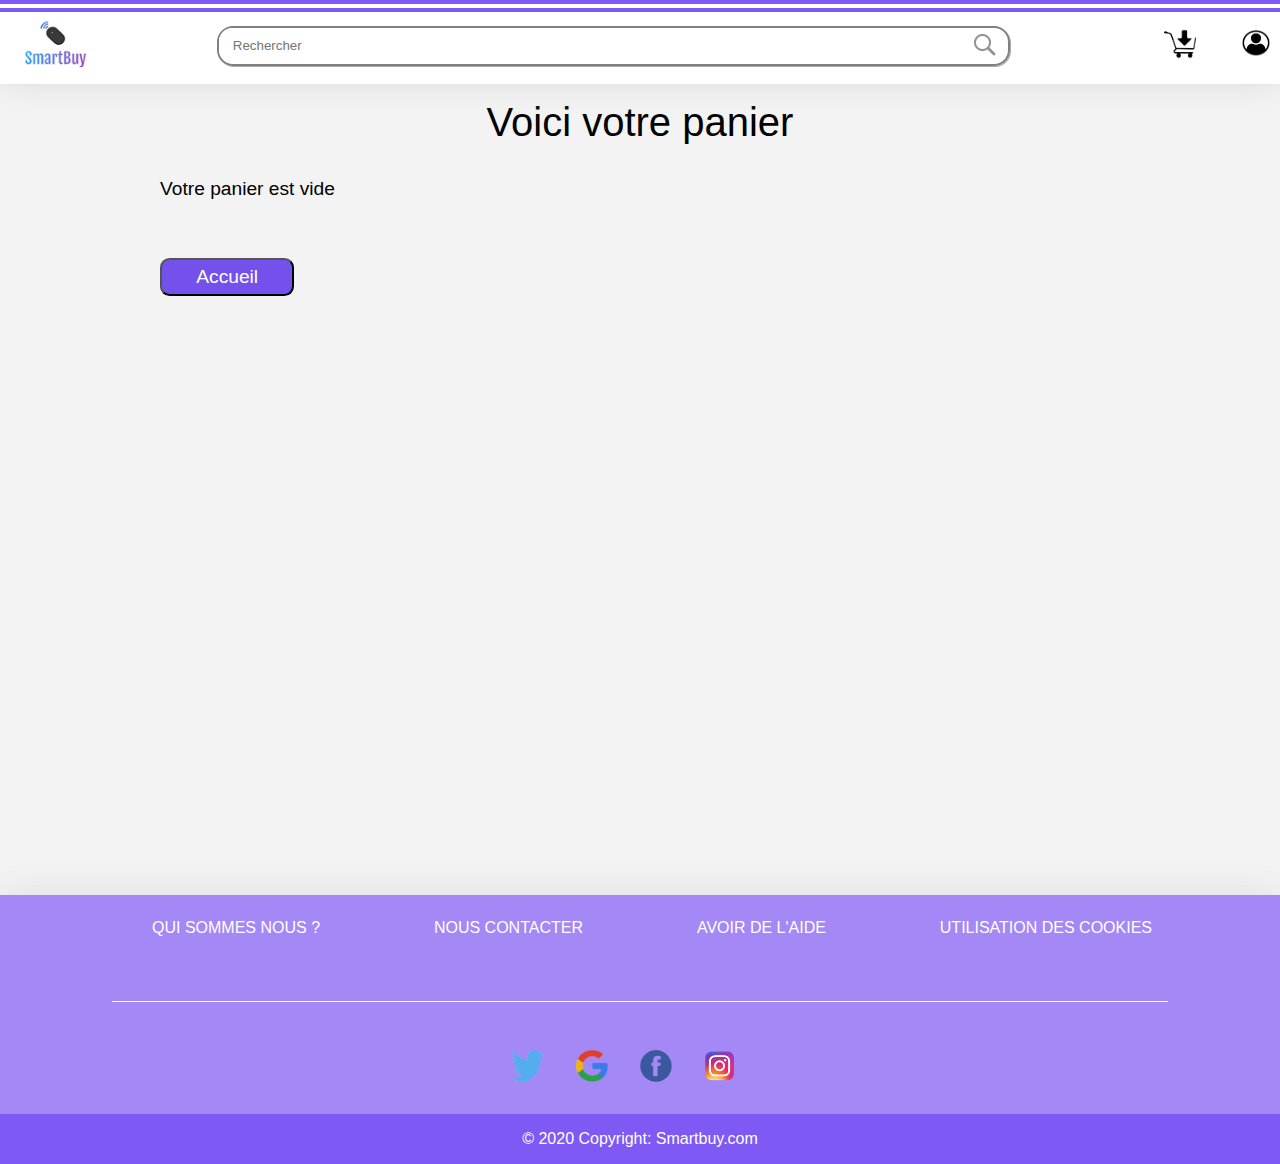
<file: panier.html>
<!DOCTYPE html>
<html lang="fr">
  <head>
    <meta charset="utf-8">
    <meta name="generator" content="GitLab Pages">
    <title>SmartBuy</title>
    <link rel="stylesheet" href="assets/style.css">
    <!-- Font google trouvée sur internet -->
	<link href="https://fonts.googleapis.com/css2?family=Montserrat:wght@100&display=swap" rel="stylesheet">
  </head>
  <body>
  	<header>
        <ul>
            <li><a href="index.html"><img class="logo" src="assets/images/logo.png" alt="logo style Youtube"/></a></li>
            <li class="barre">
              <form action="page_recherche.html">
                <input type="text" class="brecherche" placeholder="Rechercher"/>
              </form>
              <a href="page_recherche.html"><img  src="assets/images/loupe.png" alt="loup"/></a>

            </li>
            <li><a href="panier.html"><img src="assets/images/panier.png" alt="logo panier" title="Accéder au panier"/></a>
                <a href="connex.html"><img src="assets/images/profil.png" alt="logo profil" title="Se connecter"/></a>
            </li>
        </ul>
    </header>
    <h2> Voici votre panier </h2>
	<h3>Votre panier est vide</h3>
	<form action="index.html">
        	<input class="bouton_retour" type="submit" value="Accueil" />
  </form>
  <div class="place">
  </div>
    <footer>
      <ul>
        <li><a href="qui.html">Qui sommes nous ?</a></li>
        <li><a href="mailto:smartbuy@gmail.net">Nous contacter</a></li>
        <li><a href="index.html">Avoir de l'aide</a></li>
        <li><a href="index.html">Utilisation des cookies</a></li>
      </ul>
      <div class="footer_logo">
        <img class="fl" src="assets/images/twi_b.png" alt="logo twitter blanc"/>
        <img class="fl" src="assets/images/google.png" alt="logo twitter blanc"/>
        <img class="fl" src="assets/images/facebook.png" alt="logo twitter blanc"/>
        <img class="fl" src="assets/images/insta.png" alt="logo twitter blanc"/>
      </div>
      
      <p>© 2020 Copyright: Smartbuy.com</p>
    </footer>
  </body>
 </html>
</file>
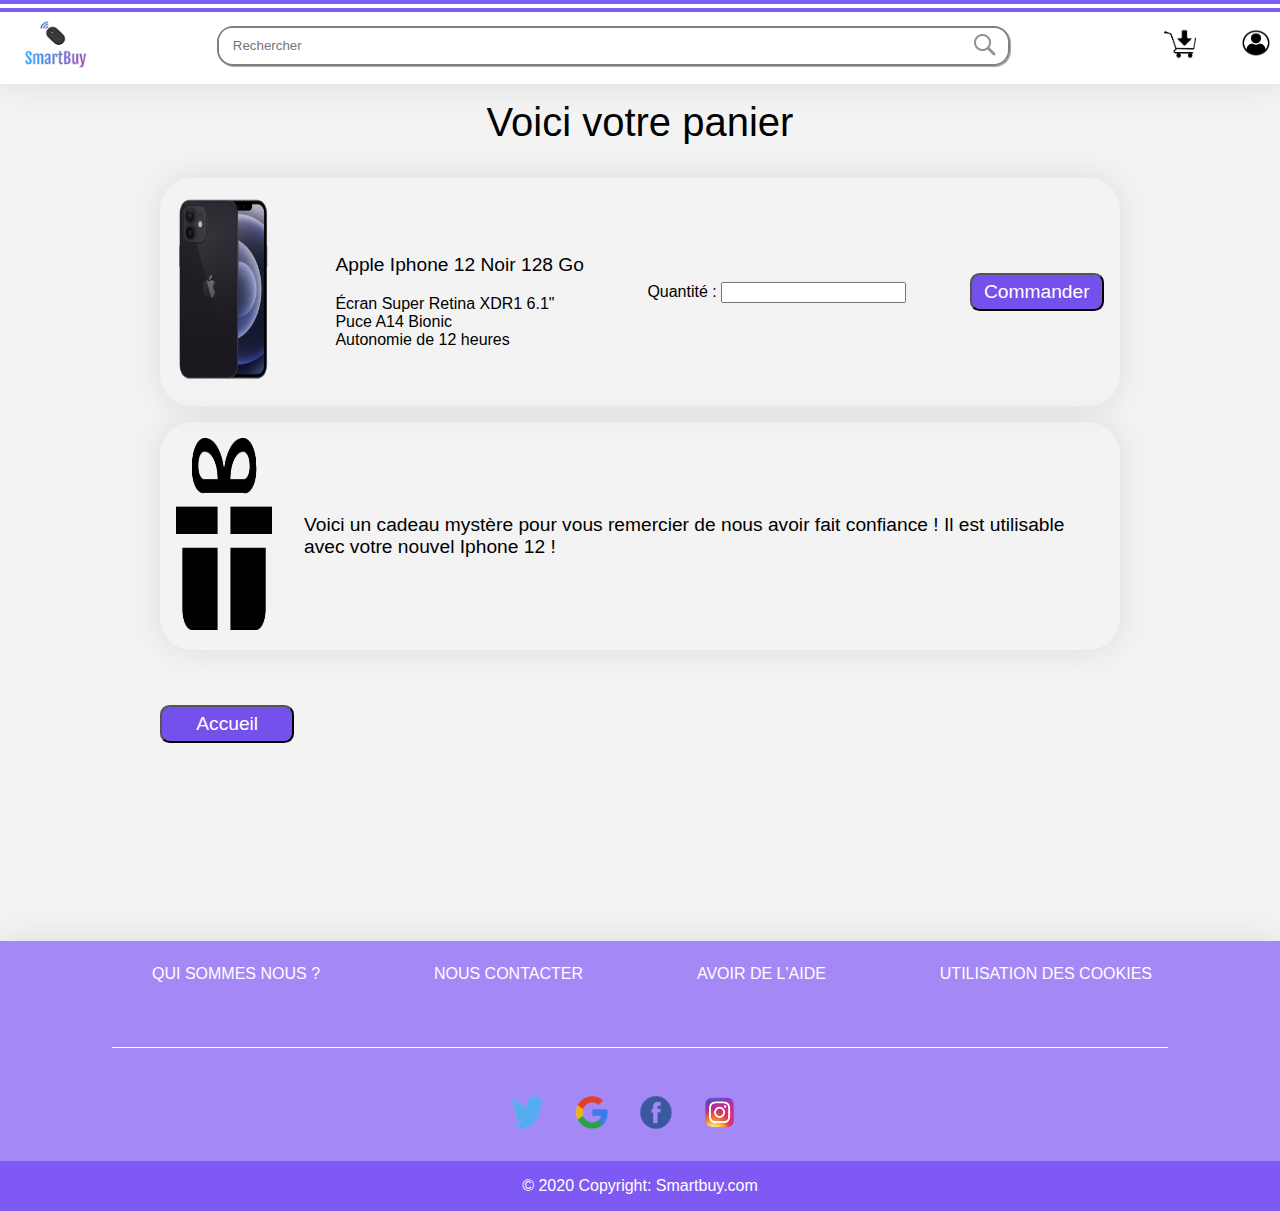
<file: panieri.html>
<!DOCTYPE html>
<html lang="fr">
  <head>
      <meta charset="utf-8">
      <meta name="generator" content="GitLab Pages">
      <title>SmartBuy</title>
      <link rel="stylesheet" href="assets/style.css">
      <link rel="icon" type="image/png" href="assets/images/logo1.png" />
      <!-- Font google trouvée sur internet -->
    <link href="https://fonts.googleapis.com/css2?family=Montserrat:wght@100&display=swap" rel="stylesheet">
  </head>
    <body>
  	<header>
  		<ul>
                <li><a href="index.html"><img class="logo" src="assets/images/logo.png" alt="logo style Youtube"/></a></li>
                <li class="barre">
                <form action="page_recherche.html">
                    <input type="text" class="brecherche" placeholder="Rechercher"/>
                </form>
                <a href="page_recherche.html"><img  src="assets/images/loupe.png" alt="loup"  /></a>

                </li>
                <li><a href="panier.html"><img src="assets/images/panier.png" alt="logo panier" title="Accéder au panier"/></a>
                <a href="connex.html"><img src="assets/images/profil.png" alt="logo profil" title="Se connecter"/></a>
                </li>
            </ul>
  	</header>
  	<article class="panier">
  			<h2> Voici votre panier </h2>
  			<ul>
  				<li><img src="assets/images/telephones/iphone_12_article.png" alt="Pixel 4a"></li>
  				<li>
  					<h3>Apple Iphone 12 Noir 128 Go</h3>
  					Écran Super Retina XDR1 6.1"
  					<br>Puce A14 Bionic
  					<br>Autonomie de 12 heures
  				</li>
  				<li> Quantité : <input type="number"></li>
  				<li> <form action="commande.html">
  						<input type="submit" class="bouton_retour" value="Commander"/>
  					</form>
  				</li>
  			</ul>
  			<ul class="cadeau">
  				<li><img src="assets/images/cadeau.png" alt="Pixel 4a"></li>
  				<li><h3>Voici un cadeau mystère pour vous remercier de nous avoir fait confiance ! Il est utilisable avec votre nouvel Iphone 12 !</h3></li>
  				
  			</ul>	
  	</article>
  	<form action="index.html">
        	<input class="bouton_retour" type="submit" value="Accueil" />
    </form>
    <footer>
      <ul>
        <li><a href="qui.html">Qui sommes nous ?</a></li>
        <li><a href="mailto:smartbuy@gmail.net">Nous contacter</a></li>
        <li><a href="index.html">Avoir de l'aide</a></li>
        <li><a href="index.html">Utilisation des cookies</a></li>
      </ul>
      <div class="footer_logo">
        <img class="fl" src="assets/images/twi_b.png" alt="logo twitter blanc"/>
        <img class="fl" src="assets/images/google.png" alt="logo twitter blanc"/>
        <img class="fl" src="assets/images/facebook.png" alt="logo twitter blanc"/>
        <img class="fl" src="assets/images/insta.png" alt="logo twitter blanc"/>
      </div>
      
      <p>© 2020 Copyright: Smartbuy.com</p>
    </footer>
  </body>
</html>
</file>
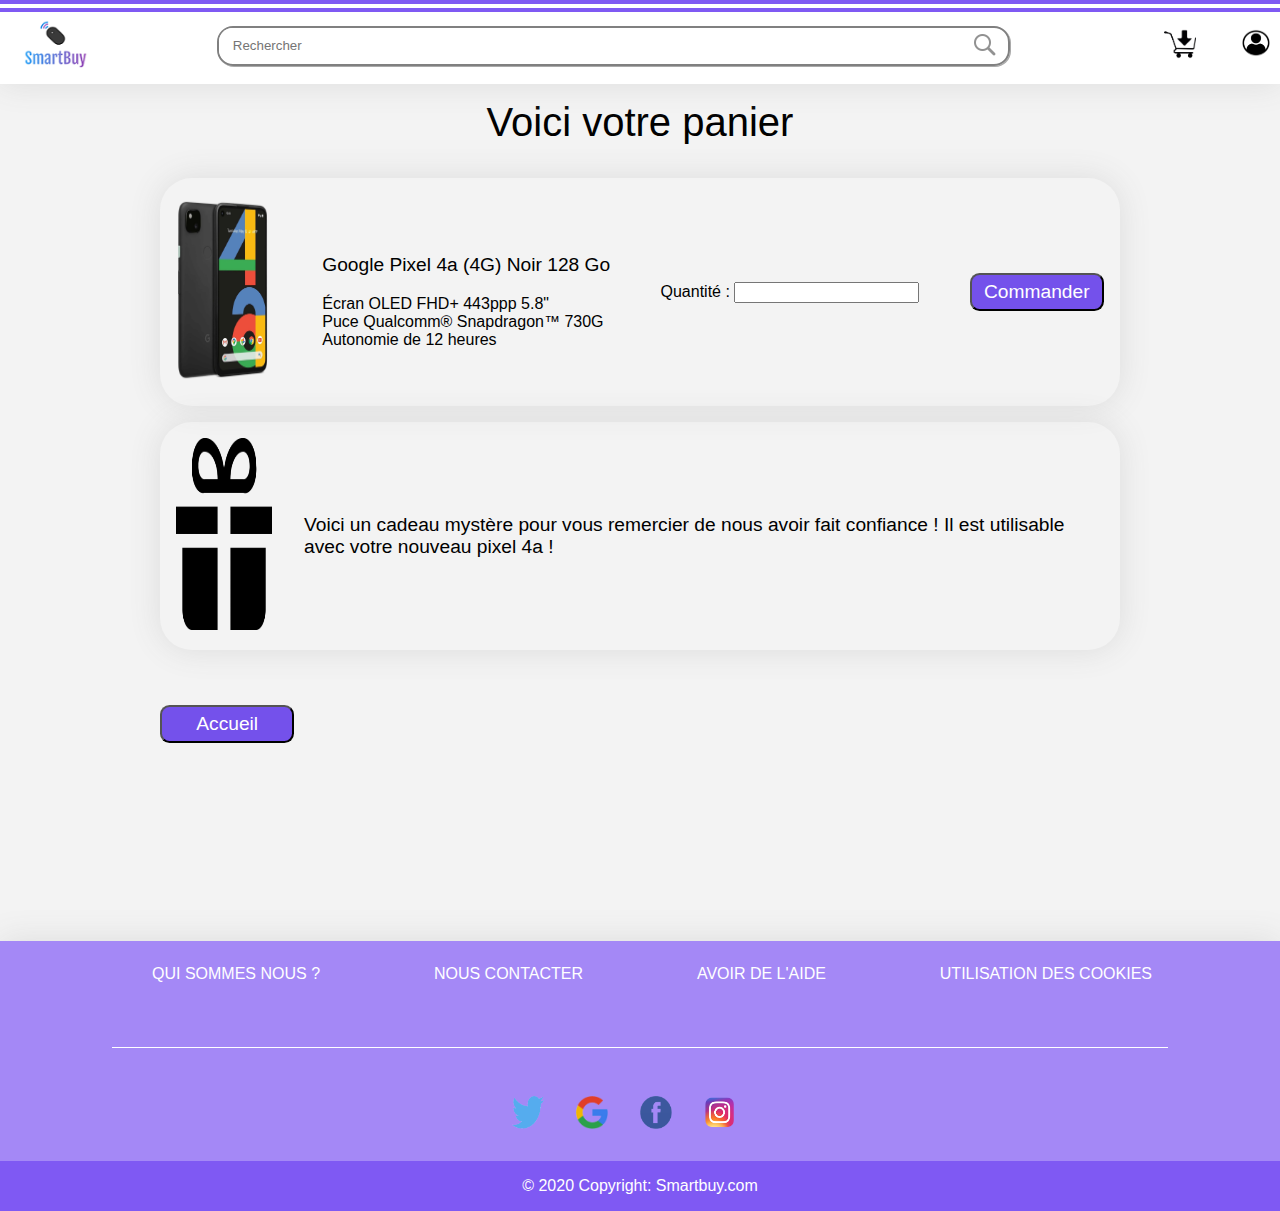
<file: panierp.html>
<!DOCTYPE html>
<html lang="fr">
  <head>
    	<meta charset="utf-8">
    	<meta name="generator" content="GitLab Pages">
    	<title>SmartBuy</title>
    	<link rel="stylesheet" href="assets/style.css">
    	<!-- Font google trouvée sur internet -->
		<link href="https://fonts.googleapis.com/css2?family=Montserrat:wght@100&display=swap" rel="stylesheet">
  </head>
  <body>
  	<header>
  		<ul>
            <li><a href="index.html"><img class="logo" src="assets/images/logo.png" alt="logo style Youtube"/></a></li>
            <li class="barre">
              <form action="page_recherche.html">
                <input type="text" class="brecherche" placeholder="Rechercher"/>
              </form>
              <a href="page_recherche.html"><img  src="assets/images/loupe.png" alt="loup"/></a>

            </li>
            <li><a href="panier.html"><img src="assets/images/panier.png" alt="logo panier" title="Accéder au panier"/></a>
                <a href="connex.html"><img src="assets/images/profil.png" alt="logo profil" title="Se connecter"/></a>
            </li>
        </ul>
  	</header>
  	<article class="panier">
  			<h2> Voici votre panier </h2>
  			<ul>
  				<li><img src="assets/images/telephones/pixel_4a.png" alt="Pixel 4a"></li>
  				<li>
  					<h3>Google Pixel 4a (4G) Noir 128 Go</h3>
  					Écran OLED FHD+ 443ppp 5.8"
  					<br>Puce Qualcomm® Snapdragon™ 730G
  					<br>Autonomie de 12 heures
  				</li>
  				<li> Quantité : <input type="number"></li>
  				<li> <form action="commande.html">
  						<input type="submit" class="bouton_retour" value="Commander"/>
  					</form>
  				</li>
  			</ul>
  			<ul class="cadeau">
  				<li><img src="assets/images/cadeau.png" alt="Pixel 4a"></li>
  				<li><h3>Voici un cadeau mystère pour vous remercier de nous avoir fait confiance ! Il est utilisable avec votre nouveau pixel 4a !</h3></li>
  			</ul>	
  	</article>
  	<form action="index.html">
        	<input class="bouton_retour" type="submit" value="Accueil" />
    </form>
    <footer>
      <ul>
        <li><a href="qui.html">Qui sommes nous ?</a></li>
        <li><a href="mailto:smartbuy@gmail.net">Nous contacter</a></li>
        <li><a href="index.html">Avoir de l'aide</a></li>
        <li><a href="index.html">Utilisation des cookies</a></li>
      </ul>
      <div class="footer_logo">
        <img class="fl" src="assets/images/twi_b.png" alt="logo twitter blanc"/>
        <img class="fl" src="assets/images/google.png" alt="logo twitter blanc"/>
        <img class="fl" src="assets/images/facebook.png" alt="logo twitter blanc"/>
        <img class="fl" src="assets/images/insta.png" alt="logo twitter blanc"/>
      </div>
      
      <p>© 2020 Copyright: Smartbuy.com</p>
    </footer>
  </body>
</html>
</file>
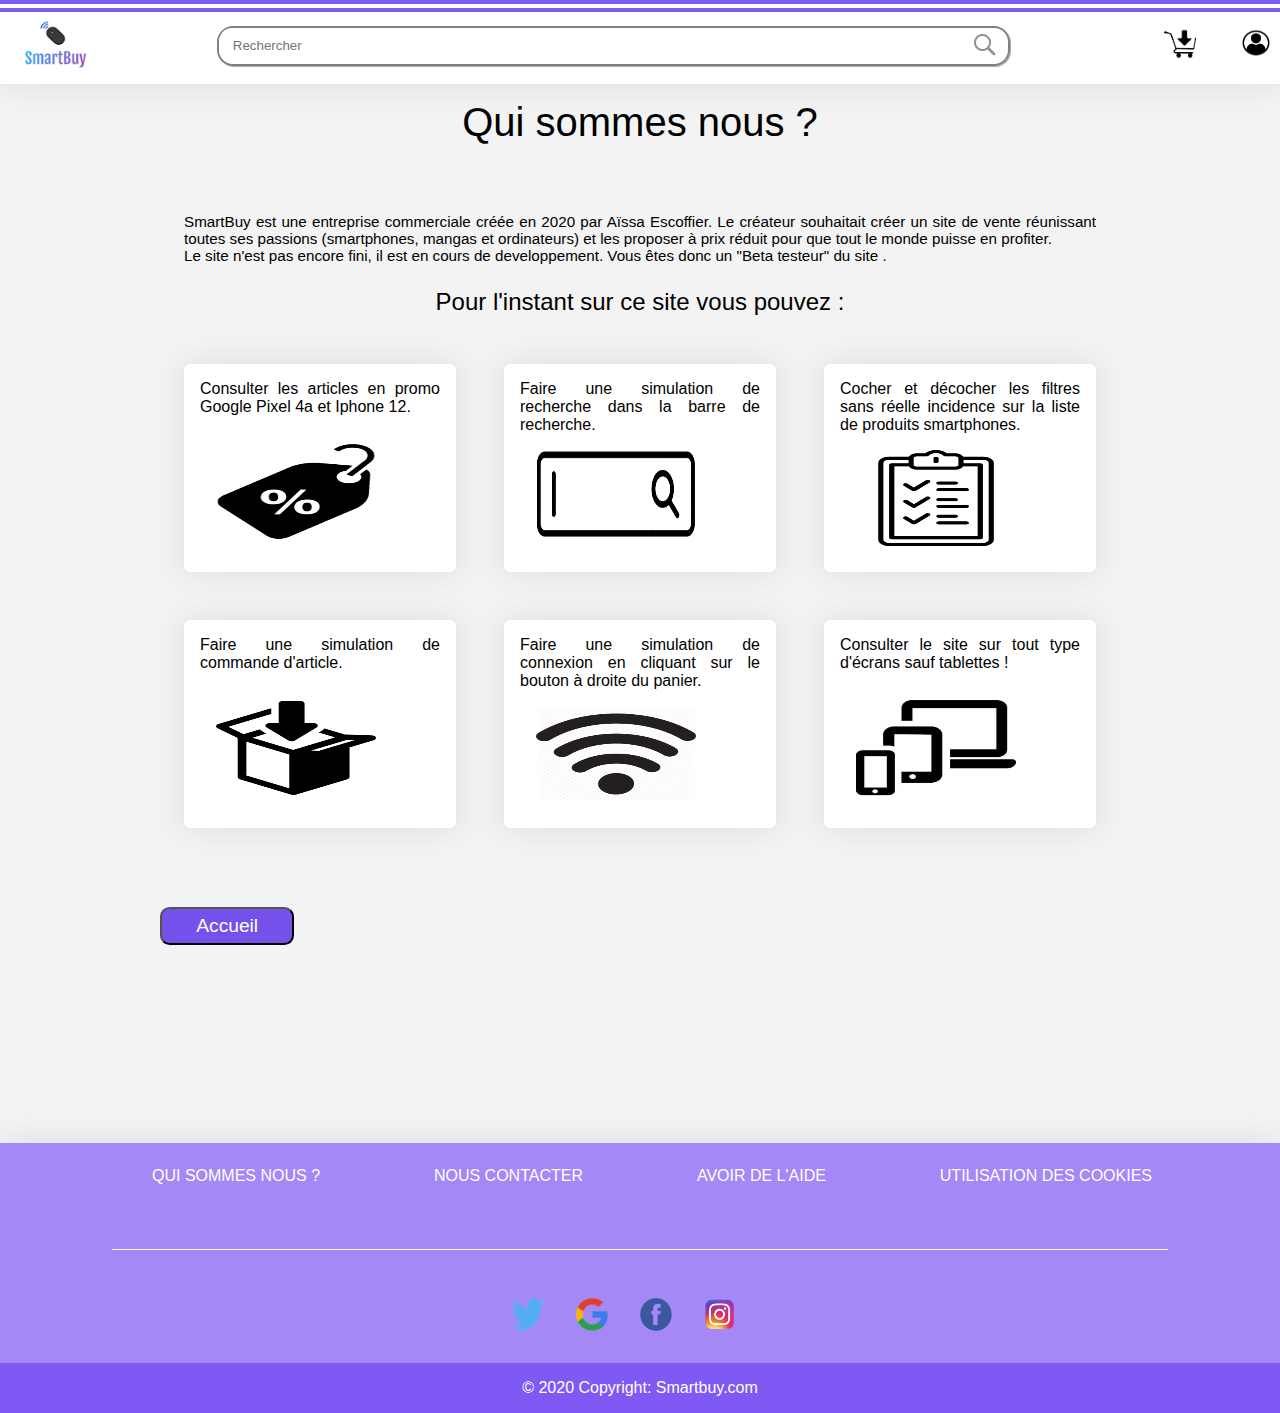
<file: qui.html>
<!DOCTYPE html>
<html lang="fr">
  	<head>
    	<meta charset="utf-8">
    	<meta name="generator" content="GitLab Pages">
    	<title>SmartBuy</title>
    	<link rel="stylesheet" href="assets/style.css">
    	<!-- Font google trouvée sur internet -->
		<link href="https://fonts.googleapis.com/css2?family=Montserrat:wght@100&display=swap" rel="stylesheet">
  	</head>
  	<body>
      <header>
        <ul>
            <li><a href="index.html"><img class="logo" src="assets/images/logo.png" alt="logo style Youtube"/></a></li>
            <li class="barre">
              <form action="page_recherche.html">
                <input type="text" class="brecherche" placeholder="Rechercher"/>
              </form>
              <a href="page_recherche.html"><img  src="assets/images/loupe.png" alt="loup"/></a>

            </li>
            <li><a href="panier.html"><img src="assets/images/panier.png" alt="logo panier" title="Accéder au panier"/></a>
                <a href="connex.html"><img src="assets/images/profil.png" alt="logo profil" title="Se connecter"/></a>
            </li>
        </ul>
    </header>
    <h2> Qui sommes nous ? </h2>
    <article class="promo">
          <p class="pqui"> SmartBuy est une entreprise commerciale créée en 2020 par Aïssa Escoffier. Le créateur souhaitait créer un site de vente réunissant toutes ses passions (smartphones, mangas et ordinateurs) et les proposer à prix réduit pour que tout le monde puisse en profiter.
            <br> Le site n'est pas encore fini, il est en cours de developpement. Vous êtes donc un "Beta testeur" du site .
          </p>
      <h3> Pour l'instant sur ce site vous pouvez : </h3>
      <ul class="liste_qui">
         <li>
            Consulter les articles en promo Google Pixel 4a et Iphone 12. 
            <img src="assets/images/qui/promo.png" alt="telephone"/>
         </li>
         <li>
            Faire une simulation de recherche dans la barre de recherche.
            <img src="assets/images/qui/barre.png" alt="barre de recherche"/>
         </li>
         <li>
            Cocher et décocher les filtres sans réelle incidence sur la liste de produits smartphones.
            <img src="assets/images/qui/liste.png" alt="liste de filtres"/>
         </li>
         <li>
            Faire une simulation de commande d'article.
            <img src="assets/images/qui/commande.png" alt="Colis de commande"/>
         </li>
         <li>
            Faire une simulation de connexion en cliquant sur le bouton à droite du panier.
            <img src="assets/images/qui/connexion.png" alt="Image de connexion"/>
         </li>
         <li>
            Consulter le site sur tout type d'écrans sauf tablettes !
            <img src="assets/images/qui/pct.png" alt="image pc tel"/>
         </li>
      </ul>
    </article>
    <form action="index.html">
          <input class="bouton_retour" type="submit" value="Accueil" />
        </form>
        <footer>
      <ul>
        <li><a href="qui.html">Qui sommes nous ?</a></li>
        <li><a href="mailto:smartbuy@gmail.net">Nous contacter</a></li>
        <li><a href="index.html">Avoir de l'aide</a></li>
        <li><a href="index.html">Utilisation des cookies</a></li>
      </ul>
      <div class="footer_logo">
        <img class="fl" src="assets/images/twi_b.png" alt="logo twitter blanc"/>
        <img class="fl" src="assets/images/google.png" alt="logo twitter blanc"/>
        <img class="fl" src="assets/images/facebook.png" alt="logo twitter blanc"/>
        <img class="fl" src="assets/images/insta.png" alt="logo twitter blanc"/>
      </div>
      
      <p>© 2020 Copyright: Smartbuy.com</p>
    </footer>
  	</body>
</html>
</file>
<file: assets/style.css>
@keyframes nav {
  from {
    height:5em;
  }

  to {
    height:10em;
  }
}
@keyframes tels {
	from {
		height:20em;
		width: 12em;
	}
	to {
		height:23em;
		width: 16em;
	}
}
body {
  font-family: 'Rubik', sans-serif;
  font-weight: 300;
  margin: auto;
  max-width: 75%;
  background-color:rgb(243,243,243);
  text-align: left;
}
/* HEADER */
header {

	position: fixed;
	top: 0; left: 0; right:0;
	border-top:double rgb(127, 89, 243) 12px;
	background-color:white;
	height: 4em;
	z-index: 1;
	padding-top:0.5em;
	box-shadow: 0 0 2em #DCDCDC;

}
header img{
	margin-left:2em;
	margin-right:0.5em; 
	height: 2em;
	width: 2em;
	
}
input:focus {
  outline: none;
}
header ul {
	display :flex;
	flex-direction: row;
	justify-content: space-between;
	align-items: center;
	margin-top: 0px; 
}
/* FOOTER */

footer ul:first-of-type {
	border-bottom:solid white 1px;
	padding-bottom: 4em;
	margin-left:7em;
	margin-right:7em;
	display:flex;
	flex-direction: row;
	justify-content: space-between;
	flex-wrap:wrap;
}
footer a {
	color:white;
	padding-right: 1em;
}
footer {
	position: absolute;
	right:0;
	left:0;
	height:10em;
	box-shadow: 0 0 2em #DCDCDC;
	margin-top:10em;
	text-align:right;
	background-color:rgb(164, 136, 246);
}
footer li:hover {
	font-weight:600;
}
footer li {
	margin-top:0.5em;
	text-transform: uppercase;
}
footer p {
	color:white;
	text-align: center;
	background-color:rgb(127, 89, 243);
	margin:0px;
	padding:1em;
}
.fl {
	width: 2em;
	margin-right: 2em;
	padding-bottom:2em;
}
.footer_logo {
	display:flex;
	flex-direction: row;
	justify-content: center;
	background-color:rgb(164, 136, 246);
	padding-top: 2em;
}
h1 {
	text-align: justify;
}
h2 {
	font-size:2.5em;
	font-weight: 400;
	text-align: center;
	margin-top:2.5em;
}
h3 {
	font-size:1.2em;
	font-weight: 400;
}
li,a {
	list-style: none;
	text-decoration: none;
}
header input {
	background-color:white;
	height: 2.5em;
	width:55em;
	border-radius: 1em;
	border:none;
	padding-left:1em;
	color:blue;
}
header .logo {
	margin-left:0px;
}

header ul {
	margin-left: -1em;
}
.barre {
	display:flex;
	flex-direction:row;
	border:solid grey 2px;
	border-radius: 1em;
	box-shadow: 1px 1px 0px #aaa; 
}
.barre img {
	margin-left: 0em;
}

/* Elements en dessous du footer sur index*/

.intro {
	margin-top: 5em;
	display: flex;
	justify-content: space-around;
	flex-direction: row;
	align-items: flex-start;
}
.navp1 ul{
	display:flex;
	flex-direction: row;
	justify-content: center;
	flex-wrap: wrap;
	padding-left: 0px;
}
.navp1 input  {
	width:20em;
	height: 5em;
	border-radius:1em;
	border:solid white 2px;
	font-family: 'Rubik', sans-serif;
	box-shadow: 0 0 2em #DCDCDC;
	color:white;
	background-image: url('images/flout.png');
}
.navp1 input:hover  {
	animation-duration: 1.5s;
  	animation-name: nav;
}
.navp1 li:first-child input {
	background-image: url('images/flou.png');
}
.navp1 li:last-child input {
	background-image: url('images/floum.png');
}
/* Corps de page avec les promos */
.promo {
	padding-top:2em;
}
.promo h3 {
	text-align: center;
	font-size:1.5em;
}
.promo img {

	height: 7em;
	width:6em;
	margin:1em;
	float:right;
}
.promo li {
	height: 11em;
	width:15em;
	margin:1.5em;
	background-color: white;
	border-radius: 0.4em;
	box-shadow: 0 0 2em #DCDCDC;
	padding:1em;
}
.promo li:hover{
	font-weight: 600;
}
.promo ul {
	padding-left: 0px;
	display: flex;
	justify-content: center;
	flex-wrap: wrap;

}
.promo p {
	margin-top: 0.2em;
	font-size:0.95em;
	font-family: 'Rubik', sans-serif;
}
.promo i {
	font-size:0.7em;
	color:grey;
}
.ancienp {
	text-decoration: line-through;
	color:black;
	font-size:1.5em;
}
.nouvp {
	font-size:30pt;
	color:red;
}
/* Essentiellement pages article Iphone pixel*/ 
.Blocprin {
	display:flex;
	flex-direction: row;
	justify-content: space-between;
	align-items: flex-start;
	background-color:white;
	box-shadow: 4px 4px 0px rgb(116,81,235); 
	border-radius: 2em;
	padding:0.5em;
	width: 100%;
}
.Blocprin img {
	margin-top: 4em;
	width:12em;
	height: 20em;
	margin-left: 2em;
}
.Blocprin .zoom:hover {
	margin-top: 4em;
	animation-name:tels;
	animation-duration: 2.5s;

}
.carac li {
	color:grey;
	margin:1em;
	font-size:1.25em;

}
.carac {
	align-self: center;

}
.prix {
	width:20em;
	height: 22em;
	border: solid black 1px;
	margin: 4em;
	text-align: center;
	border-radius: 0.5em;
}
.prix form input {
	font-size: 1.5em;
	background-color:rgb(43,176,74);
	border-radius:0.5em;
	color:white;
	width:12.5em;
	height:2em;
}
.prix em {
	font-size:2em;
}
.prix input {
	width: 3.5em;
}
.prix p:nth-child(2){
	padding-bottom: 4em;
}
.resultats a,.prix a {
	color:blue;
}
.bouton_retour {
	font-size: 1.2em;
	width:7em;
	height: 2em;
	color:white;
	margin-top:2em;
	margin-bottom:2em;
	background-color:rgb(116,81,235);
	border-radius: 0.5em;
}
.avis_client {
	border-top:solid grey 1px;
	margin-top: 2em;
}
.avis_client ul {
	display: flex;
	flex-direction: row;
	justify-content: space-between;
}
.avis_client h2, .commentaires h2 {
	margin-top: 1em;
}
.avis_client img, .commentaires img{
	width:1em;
	height: 1em;
}
.avis_client .notes_diag {
	width: 8em;
}
.commentaires {
	border-top:solid grey 1px;
}
.commentaires li {
	margin-top:1em;
}
.comm_txt {
	width: 100%;
	height: 7em;
	border-radius: 0.5em;
	border:solid grey 1px;
}
/* Page de recherche article*/
.body_recherche {
	max-width: 100%;
	background-color:white;
}
.filtres {
	display: flex;
	flex-direction: column;
	background-color: white;
	width:13.5em;
	margin-top: 5.3em;
	margin-right: 1em;
	text-align: left;
	padding:1em;
	box-shadow: 0 0 2em #DCDCDC;
}
.filtres ul {
	padding-left: 0px;
}
.filtres form {
	padding:0px;
}
.liste_couleur {
	display:flex;
	flex-direction: row;
	flex-wrap: wrap;
}
.liste_couleur img {
	width: 1.5em;
	height: 1.5em;
	border:solid black 1px;
	margin:0.2em;
	border-radius: 0.2em;
}
.resultatrech {
	text-align: left;
	margin-top: 4em;
	font-size:1.5em;
	border-bottom:solid grey 1px;
	padding-bottom:1em;
}
.resultats img {
	width:14em;
	height: 22em;
	margin-right:0.5em;
}
.resultats ul {
	display: flex;
	flex-direction: row;
	justify-content: space-between;
	border-bottom:solid grey 1px;
	margin-bottom:1em;
	padding-left:1px;
}
.resultats li:nth-child(2) {
	width: 100%;
	text-align:center;
}
.resultats .prix {
	margin-bottom:1em;
	margin-top:0px;
	margin-right: 1em;
	margin-left:1em;
}
.precherche {
	display:flex;
	flex-direction: row;
	width: 100%;
}
.resultats {
	width:100em;
}
.page_suiv ul{
	display:flex;
	flex-direction:row;
	justify-content: center;	
}
.page_suiv button{
	height:2.5em;
	font-family: 'Rubik', sans-serif;
	margin:10px;
	background-color:white;
	border-radius: 0.5em;
	border:solid grey 1px;
}
.page_suiv .nb button {
	width:3em;
}
/* Paniers */
.commande {
	text-align: center;
}
.panier img {
	width: 6em;
	height: 12em;
}
.panier ul {
	display:flex;
	flex-direction: row;
	justify-content: space-between;
	border-top: solid grey 1px;
	padding:1em;
}
.panier li{
	align-self:center;
}
.panier ul {
	box-shadow: 0 0 2em #DCDCDC;
	border:none;
	padding: 1em;
	border-radius: 2em;
}
.cadeau {
	border-bottom:solid grey 1px;
}
/* Paiement */
.paye {
	width: 30em;
	background-color: white;
	border-radius: 0.7em;
	padding:1em;
	margin:auto;
	box-shadow: 0 0 2em #DCDCDC;
}
.paye ul  {
	display: flex;
	flex-direction: row;
	flex-wrap: wrap;
}
.paye li {
	margin:1em;
}
.numc {
	width: 26em;
}
.paye input {
	border-radius: 0.5em;
	border:solid grey 1px;
	padding: 0.5em;
}
.cadeau img {
	margin-right:2em;
}
.secu ul{
	display:flex;
	flex-direction: row;
	justify-content: space-around;
}
.secu li {
	margin:2em;
}
.secu img {
	width: 5em;
}
.bouton_paye {
	text-align: left;
}
/* Qui sommes nous */
.liste_qui {
	padding-left: 0px;
	display: flex;
	justify-content: center;	
}
.liste_qui li {
	display:flex;
	flex-direction:column;
	justify-content: space-between;
	text-align: justify;
}
.liste_qui img {
	width: 10em;
	height: 6em;
}
.pqui {
	margin-left:24px;
	margin-right:24px;
	text-align: justify;
}
/* Connexion */
.logo {
	width: 4em;
	height: 3em;
}
.paye button {
	border-radius:0.5em;
}
.paye .ca {
	display: flex;
	flex-direction:row;
	justify-content: center;
	padding:2em;
	padding-top: 0px;
}
.paye .lien {
	color:blue;
}
.place {
	margin-bottom: 25em;
}
@media all and (max-width:1200px) /* Ecrans d'ordi petits */
{
	/*Pour toutes les pages */
	header input {
		width: 30em;
	}

	/* Page articles iphones/pixel*/
	@keyframes tels {
	from {
		height:13em;
		width: 6.5em;
		}
	to {
		height:15em;
		width: 10em;
		}
	}
	.Blocprin 
	{
		height: 300px;
	}
	.Blocprin img {
		height: 13em;
		width: 6.5em;
		margin-left:1em;
		margin-right:1em;
		margin-top:1.5em;
	}
	.Blocprin .zoom:hover {
		animation-name: tels;
		animation-duration:2.5s;
		margin-top:1.5em;
	}
	.Blocprin .boite {
		margin-bottom:0px;
		margin-top:2.25em;
		width: 7.10em;
		height: 20em;
	}
	.Blocprin li {
		font-size:0.8em;
		margin-left:1px;
		margin-right: 0px;
	}
	.Blocprin ul {
		padding-left:0px;
	}
	.Blocprin .carac {
		width: 15em;
	}
	.Blocprin .cont {
		margin-top:6em;
	}
	/* Boite de prix */
	.prix {
		width:17em;
		height: 17em;
		margin-top:1.2em;
	}
	.prix input {
		width: 3.5em;

	}
	.prix p {
		font-size:0.75em;
	}
	.prix p:nth-child(2){
		padding-bottom: 2em;
	}
	.prix form input {
		font-size: 1.2em;
		background-color:rgb(43,176,74);
		border-radius:0.5em;
		color:white;
		width:10em;
		height:2em;
	}
	.prix h3 {
		font-size: 1em;
		margin-bottom:0px;
	}
	/* page issue de la recherche */
	.precherche {
		font-size:0.75em;
		margin-top:1.5em;
	}
	.precherche .prix {
		margin-top:1.2em;
		font-size:1.3em;
	}
	/* panier */
	.panier img {
	width: 4em;
	height: 8em;
	}
	.panier li {
		font-size:0.8em;
	}
	.panier input {
		width: 6em;
	}
	.panier .bouton_retour {
		width: 7em;
		height: 2.5em; 
	}
}
@media all and (max-width:800px) and (min-width:500px) /* Tablettes */
{
	/* Toutes les pages */
	body {
		text-align: center;
		max-width: 90%;
	}
	header input {
		width: 14.5em;
	}
	footer ul:first-of-type {
		font-size:0.8em;
	}
	/* Page index */
	.navp1 input{
		width: 35em;
	}
	.promo li {
		width:50em;
	}
	.promo p {
		font-size:1em;
	}
	/* Page article pixels/iphone */
	.Blocprin .zoom:hover {
		animation-name: a;
	}
	.Blocprin:first-of-type {
		display: flex;
		flex-direction: column;
		margin-right:1em;
		height: 55em;
		align-items: center;
	}
	.Blocprin:first-of-type img {
		width: 12em;
		height: 15em;
	}
	.Blocprin {
		height: 200px;
	}
	.Blocprin .cont {
		width: 5em;
		height: 8em;
		margin-top: 75px;
	}
	/* Page recherche resultats */
	.resultats img {
		width: 7em;
		height: 12em;
	}
	.resultats .prix {
		width: 10em;
	}
	.resultats div {
		display:none;
	}
	.resultats ul, .panier ul {
		border-radius: 2em;
		box-shadow: 0 0 2em #DCDCDC;
		border:none;
		padding: 1em;
		margin-right: 2em;
	}
	/* Page creation de compte */
	.paye .cre {
		margin-right: 10em;
	}
}
@media all and (max-width:500px)
{
	/* Toutes les pages */
	body {
		text-align: center;
		max-width: 90%;
	}
	header input {
		width: 10em;
	}
	footer ul:first-of-type {
		font-size:0.7em;
	}
	/* Page index */
	.navp1 input {
		width: 25em;
	}
	.promo li {
		width:50em;
		border-radius:1em;
	}
	.promo p {
		font-size:1.04em;
	}
	/* Page article pixel/iphone */
	.Blocprin .zoom:hover {
		animation-name: a;
	}
	.Blocprin:first-of-type {
		display: flex;
		flex-direction: column;
		margin-right:1em;
		height: 55em;
	}
	.Blocprin:first-of-type img {
		width: 12em;
		height: 15em;
		align-self: center;
	}
	.Blocprin {
		height: 200px;
	}
	.Blocprin .cont {
		width: 5em;
		height: 8em;
		margin-top: 75px;
	}
	/* Page recherche resultats */
	.resultats img {
		width: 7em;
		height: 12em;
	}
	.resultats .prix {
		width: 10em;
	}
	.resultats div {
		display:none;
	}
	.resultats ul, .panier ul{
		box-shadow: 0 0 2em #DCDCDC;
		border:none;
		padding: 1em;
		border-radius: 2em;
		margin-right: 2em;
	}
	/* Connexion */
	.paye {
		width:90%;
	}
	.paye .numc {
		width: 150%;
		text-align: center;
	}
	.paye .bouton_retour {
		font-size:1em;
		width: 10em; 
		margin-right: 2em;
	}
	.paye h3 {
		margin-right: 0px;
	}
}
</file>
